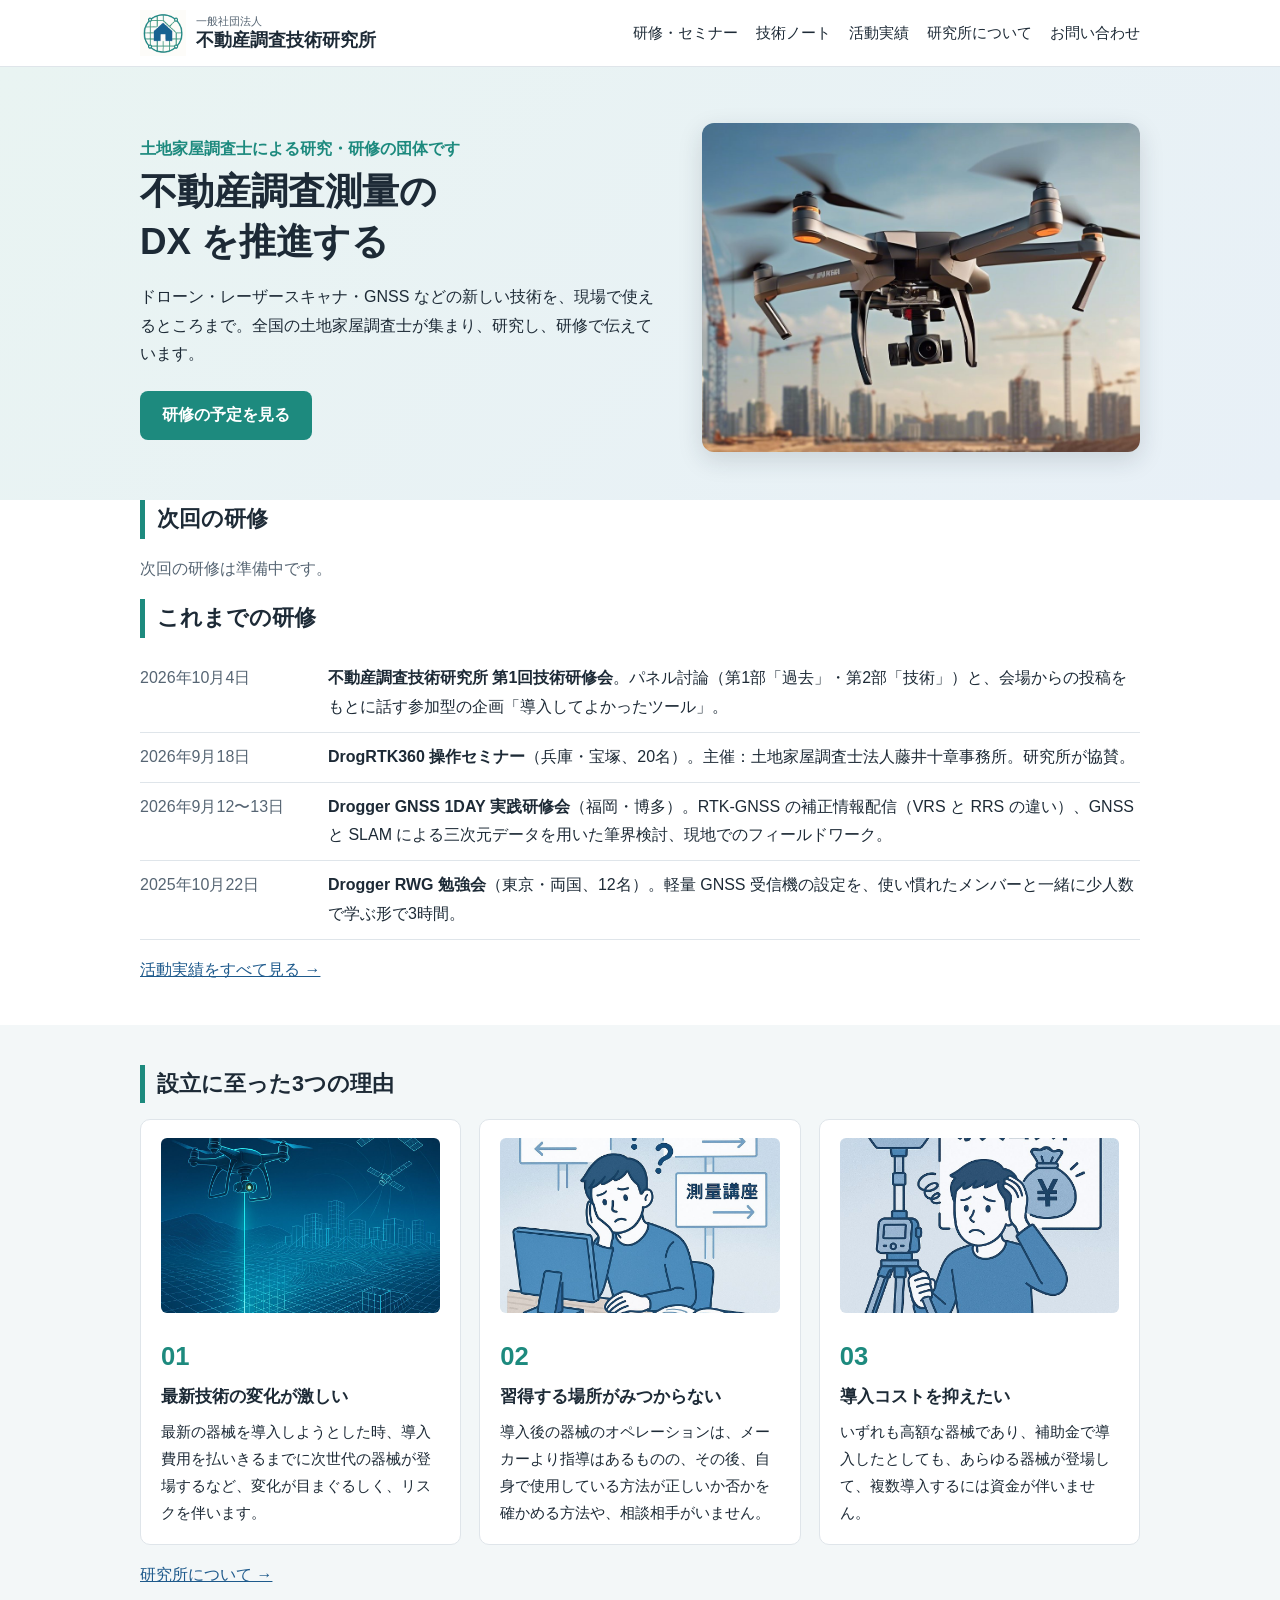
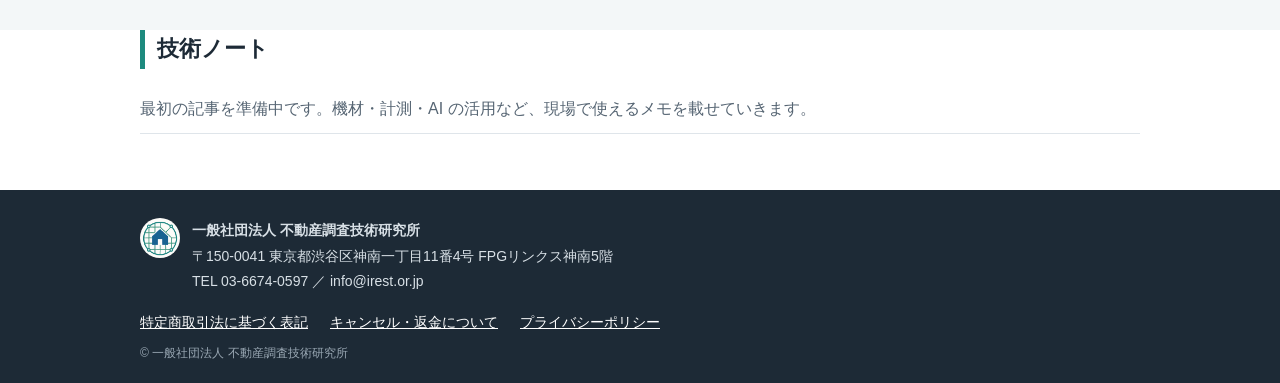
<file: index.html>
<!doctype html>
<html lang="ja"><head><meta charset="utf-8">
<meta name="viewport" content="width=device-width,initial-scale=1">
<title>トップ | 一般社団法人 不動産調査技術研究所</title>
<meta name="description" content="土地家屋調査士による研究・研修の団体です。ドローン・レーザースキャナ・GNSS などの新しい技術を、現場で使えるところまで研究し、研修で伝えています。">
<meta property="og:type" content="website">
<meta property="og:site_name" content="一般社団法人 不動産調査技術研究所">
<meta property="og:title" content="トップ">
<meta property="og:description" content="土地家屋調査士による研究・研修の団体です。ドローン・レーザースキャナ・GNSS などの新しい技術を、現場で使えるところまで研究し、研修で伝えています。">
<meta property="og:url" content="https://irest.or.jp/">
<meta property="og:image" content="https://irest.or.jp/img/hero_uav.jpg">
<meta property="og:locale" content="ja_JP">
<link rel="icon" href="img/logo.gif">
<link rel="apple-touch-icon" href="img/logo.gif">
<link rel="stylesheet" href="style.css">
</head><body>

<header class="site"><div class="wrap">
<a class="brand" href="index.html"><img src="img/logo.gif" alt=""><span><small>一般社団法人</small>不動産調査技術研究所</span></a>
<nav><a href="seminars.html">研修・セミナー</a><a href="notes.html">技術ノート</a><a href="results.html">活動実績</a><a href="about.html">研究所について</a><a href="contact.html">お問い合わせ</a></nav>
</div></header>
<main>
<section class="hero"><div class="wrap">
<div><p class="kicker">土地家屋調査士による研究・研修の団体です</p>
<h1>不動産調査測量の<br>DX を推進する</h1>
<p>ドローン・レーザースキャナ・GNSS などの新しい技術を、現場で使えるところまで。全国の土地家屋調査士が集まり、研究し、研修で伝えています。</p>
<a class="btn" href="seminars.html">研修の予定を見る</a></div>
<img class="heroimg" src="img/hero_uav.jpg" alt="">
</div></section>
<section class="wrap"><h2>次回の研修</h2><p class="empty">次回の研修は準備中です。</p></section>
<section class="wrap"><h2>これまでの研修</h2><ul class="dated"><li><time>2026年10月4日</time><span><strong>不動産調査技術研究所 第1回技術研修会</strong>。パネル討論（第1部「過去」・第2部「技術」）と、会場からの投稿をもとに話す参加型の企画「導入してよかったツール」。</span></li><li><time>2026年9月18日</time><span><strong>DrogRTK360 操作セミナー</strong>（兵庫・宝塚、20名）。主催：土地家屋調査士法人藤井十章事務所。研究所が協賛。</span></li><li><time>2026年9月12〜13日</time><span><strong>Drogger GNSS 1DAY 実践研修会</strong>（福岡・博多）。RTK-GNSS の補正情報配信（VRS と RRS の違い）、GNSS と SLAM による三次元データを用いた筆界検討、現地でのフィールドワーク。</span></li><li><time>2025年10月22日</time><span><strong>Drogger RWG 勉強会</strong>（東京・両国、12名）。軽量 GNSS 受信機の設定を、使い慣れたメンバーと一緒に少人数で学ぶ形で3時間。</span></li></ul>
<p><a href="results.html">活動実績をすべて見る →</a></p></section>
<section class="band"><div class="wrap"><h2>設立に至った3つの理由</h2><div class="reasons">
<div><img src="img/reason1_change.jpg" alt=""><b>01</b><h3>最新技術の変化が激しい</h3><p>最新の器械を導入しようとした時、導入費用を払いきるまでに次世代の器械が登場するなど、変化が目まぐるしく、リスクを伴います。</p></div><div><img src="img/reason2_learn.jpg" alt=""><b>02</b><h3>習得する場所がみつからない</h3><p>導入後の器械のオペレーションは、メーカーより指導はあるものの、その後、自身で使用している方法が正しいか否かを確かめる方法や、相談相手がいません。</p></div><div><img src="img/reason3_cost.jpg" alt=""><b>03</b><h3>導入コストを抑えたい</h3><p>いずれも高額な器械であり、補助金で導入したとしても、あらゆる器械が登場して、複数導入するには資金が伴いません。</p></div>
</div><p><a href="about.html">研究所について →</a></p></div></section>
<section class="wrap"><h2>技術ノート</h2><ul class="dated"><li class="empty">最初の記事を準備中です。機材・計測・AI の活用など、現場で使えるメモを載せていきます。</li></ul></section>
</main>
<footer class="site"><div class="wrap">
<div class="fbrand"><img src="img/logo.gif" alt=""><div><strong>一般社団法人 不動産調査技術研究所</strong><br>
〒150-0041 東京都渋谷区神南一丁目11番4号 FPGリンクス神南5階<br>TEL 03-6674-0597 ／ info@irest.or.jp</div></div>
<nav><a href="tokushoho.html">特定商取引法に基づく表記</a><a href="tokushoho.html#cancel">キャンセル・返金について</a><a href="privacy.html">プライバシーポリシー</a></nav>
<p class="copy">© 一般社団法人 不動産調査技術研究所</p>
</div></footer>
</body></html>
</file>
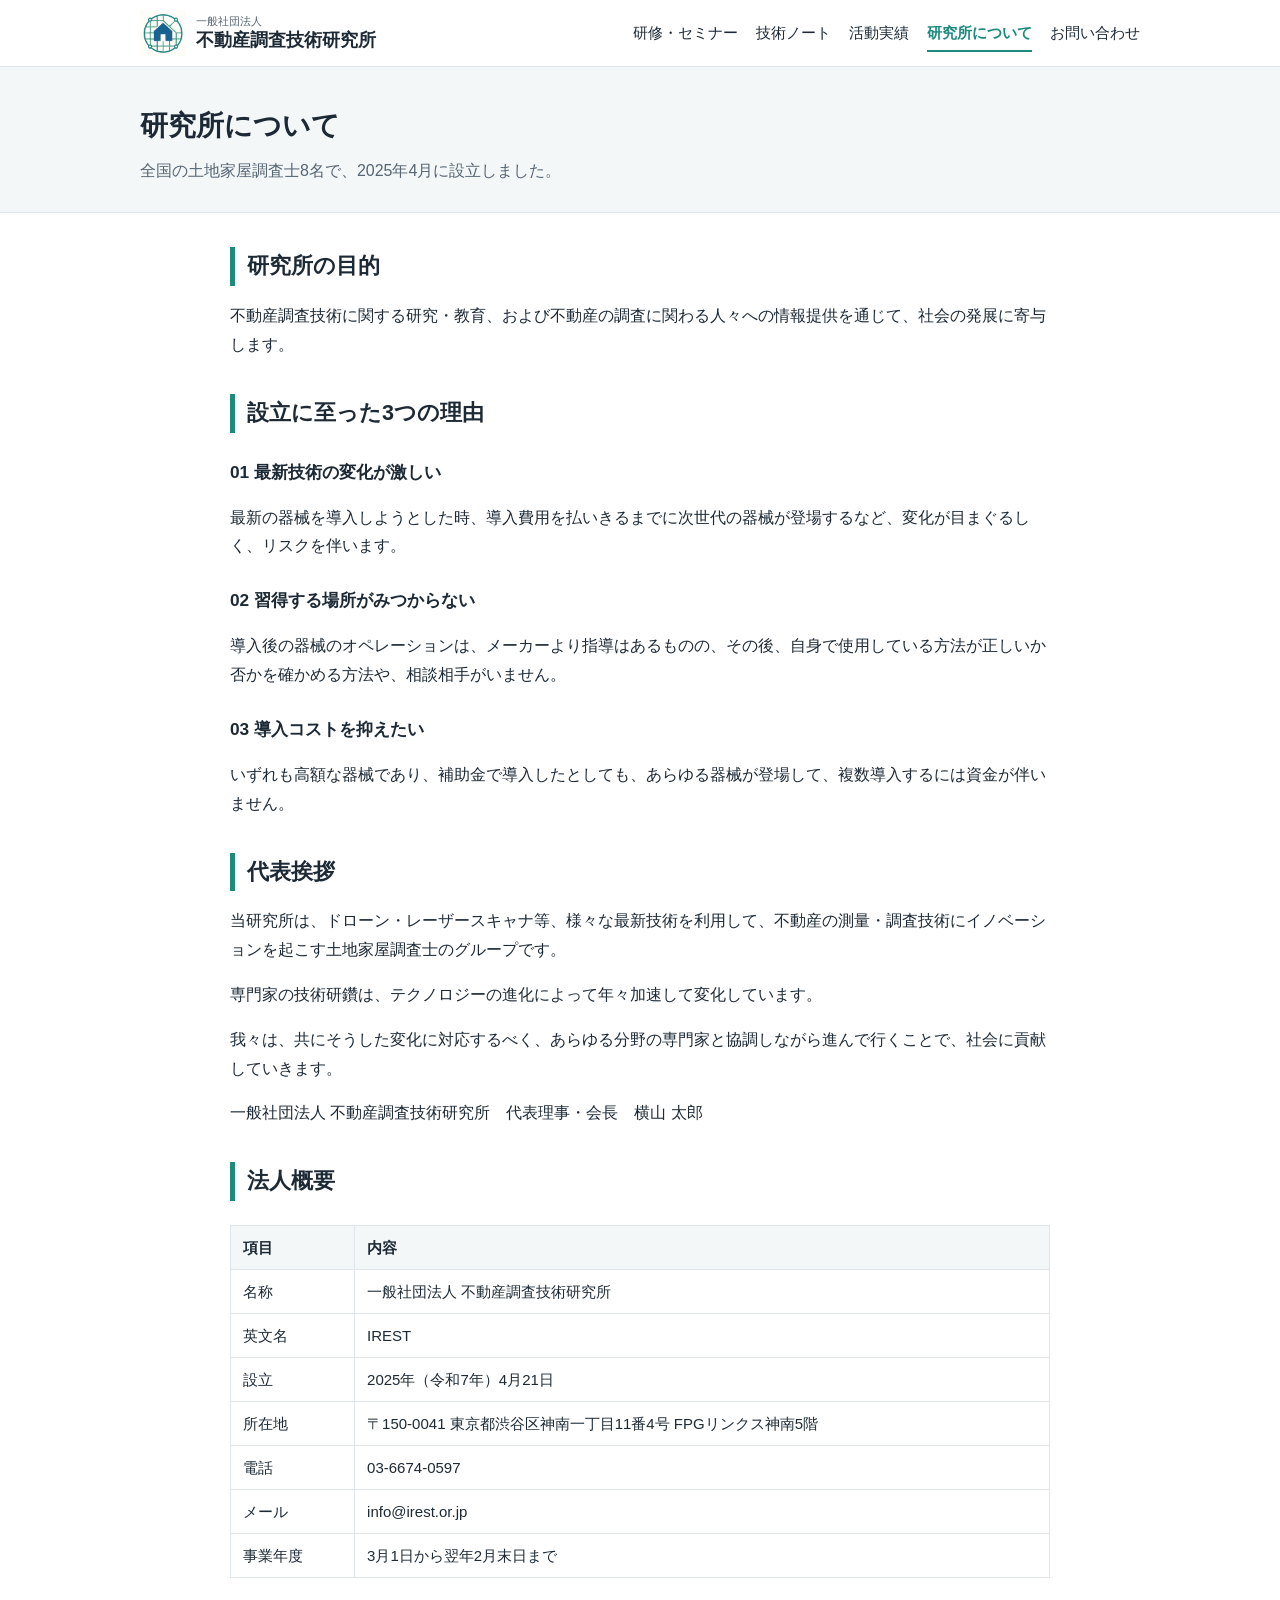
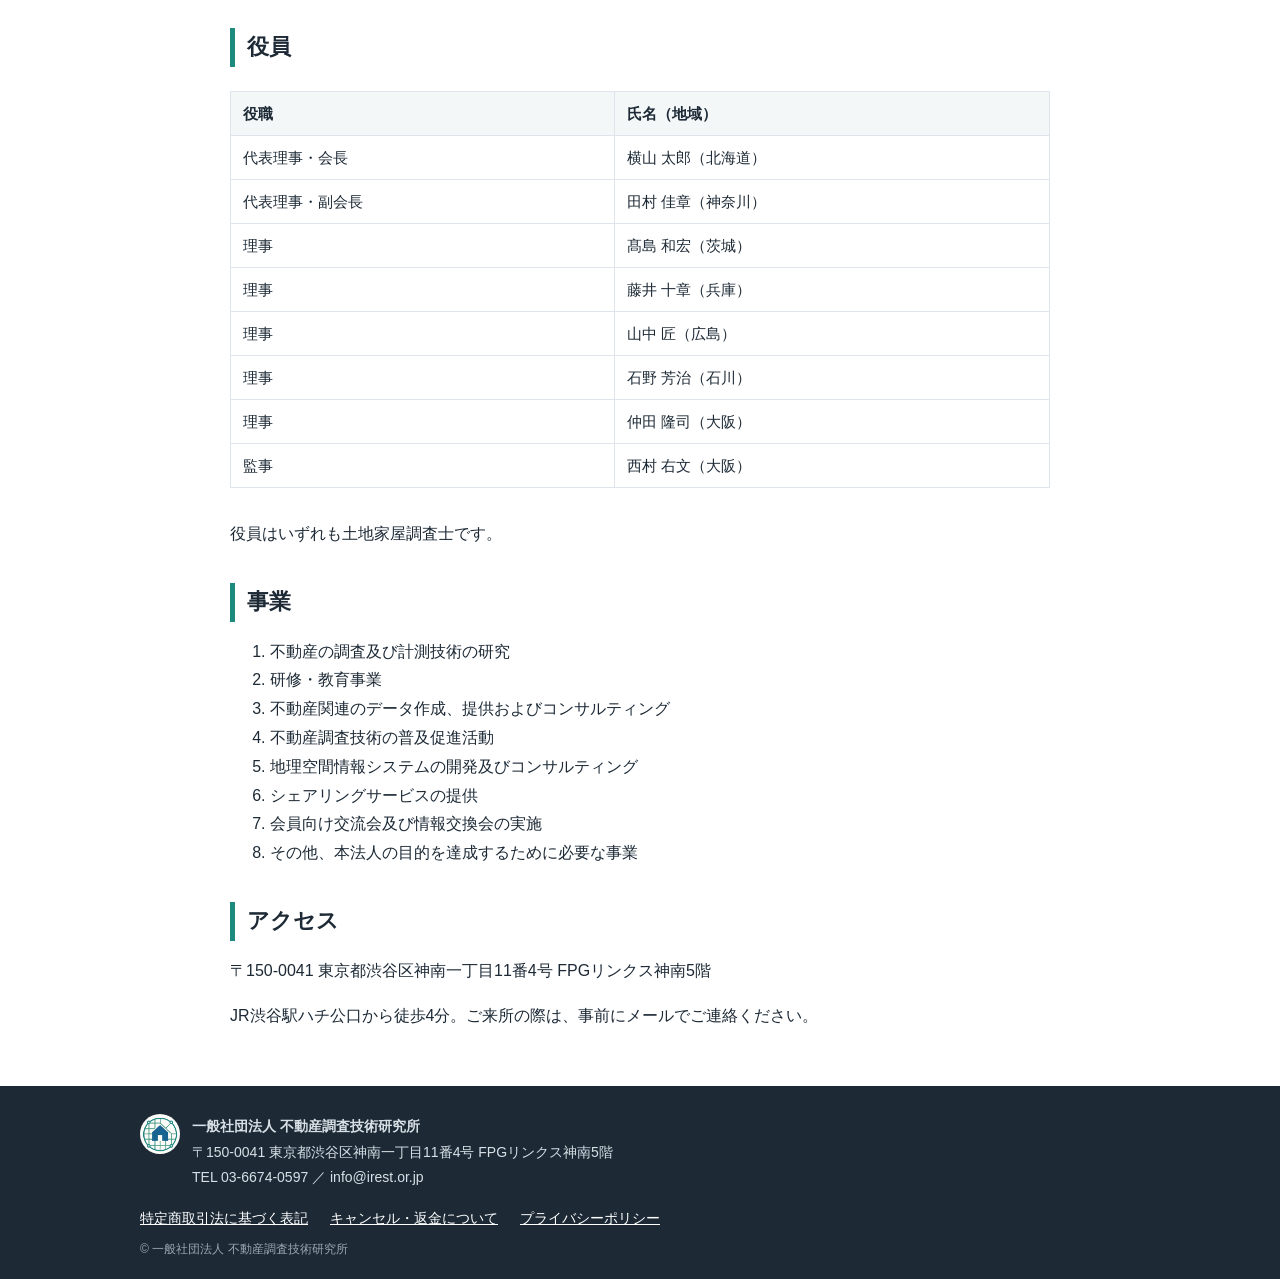
<file: about.html>
<!doctype html>
<html lang="ja"><head><meta charset="utf-8">
<meta name="viewport" content="width=device-width,initial-scale=1">
<title>研究所について | 一般社団法人 不動産調査技術研究所</title>
<meta name="description" content="全国の土地家屋調査士8名で、2025年4月に設立しました。">
<meta property="og:type" content="website">
<meta property="og:site_name" content="一般社団法人 不動産調査技術研究所">
<meta property="og:title" content="研究所について">
<meta property="og:description" content="全国の土地家屋調査士8名で、2025年4月に設立しました。">
<meta property="og:url" content="https://irest.or.jp/about.html">
<meta property="og:image" content="https://irest.or.jp/img/hero_uav.jpg">
<meta property="og:locale" content="ja_JP">
<link rel="icon" href="img/logo.gif">
<link rel="apple-touch-icon" href="img/logo.gif">
<link rel="stylesheet" href="style.css">
</head><body>

<header class="site"><div class="wrap">
<a class="brand" href="index.html"><img src="img/logo.gif" alt=""><span><small>一般社団法人</small>不動産調査技術研究所</span></a>
<nav><a href="seminars.html">研修・セミナー</a><a href="notes.html">技術ノート</a><a href="results.html">活動実績</a><a href="about.html" aria-current="page">研究所について</a><a href="contact.html">お問い合わせ</a></nav>
</div></header>
<main><div class="pagehead"><div class="wrap"><h1>研究所について</h1><p>全国の土地家屋調査士8名で、2025年4月に設立しました。</p></div></div><article class="wrap prose"><h2>研究所の目的</h2>
<p>不動産調査技術に関する研究・教育、および不動産の調査に関わる人々への情報提供を通じて、社会の発展に寄与します。</p>
<h2>設立に至った3つの理由</h2>
<h3>01 最新技術の変化が激しい</h3>
<p>最新の器械を導入しようとした時、導入費用を払いきるまでに次世代の器械が登場するなど、変化が目まぐるしく、リスクを伴います。</p>
<h3>02 習得する場所がみつからない</h3>
<p>導入後の器械のオペレーションは、メーカーより指導はあるものの、その後、自身で使用している方法が正しいか否かを確かめる方法や、相談相手がいません。</p>
<h3>03 導入コストを抑えたい</h3>
<p>いずれも高額な器械であり、補助金で導入したとしても、あらゆる器械が登場して、複数導入するには資金が伴いません。</p>
<h2>代表挨拶</h2>
<p>当研究所は、ドローン・レーザースキャナ等、様々な最新技術を利用して、不動産の測量・調査技術にイノベーションを起こす土地家屋調査士のグループです。</p>
<p>専門家の技術研鑽は、テクノロジーの進化によって年々加速して変化しています。</p>
<p>我々は、共にそうした変化に対応するべく、あらゆる分野の専門家と協調しながら進んで行くことで、社会に貢献していきます。</p>
<p>一般社団法人 不動産調査技術研究所　代表理事・会長　横山 太郎</p>
<h2>法人概要</h2>
<div class="tbl"><table><thead><tr><th>項目</th><th>内容</th></tr></thead><tbody><tr><td>名称</td><td>一般社団法人 不動産調査技術研究所</td></tr><tr><td>英文名</td><td>IREST</td></tr><tr><td>設立</td><td>2025年（令和7年）4月21日</td></tr><tr><td>所在地</td><td>〒150-0041 東京都渋谷区神南一丁目11番4号 FPGリンクス神南5階</td></tr><tr><td>電話</td><td>03-6674-0597</td></tr><tr><td>メール</td><td>info@irest.or.jp</td></tr><tr><td>事業年度</td><td>3月1日から翌年2月末日まで</td></tr></tbody></table></div>
<h2>役員</h2>
<div class="tbl"><table><thead><tr><th>役職</th><th>氏名（地域）</th></tr></thead><tbody><tr><td>代表理事・会長</td><td>横山 太郎（北海道）</td></tr><tr><td>代表理事・副会長</td><td>田村 佳章（神奈川）</td></tr><tr><td>理事</td><td>髙島 和宏（茨城）</td></tr><tr><td>理事</td><td>藤井 十章（兵庫）</td></tr><tr><td>理事</td><td>山中 匠（広島）</td></tr><tr><td>理事</td><td>石野 芳治（石川）</td></tr><tr><td>理事</td><td>仲田 隆司（大阪）</td></tr><tr><td>監事</td><td>西村 右文（大阪）</td></tr></tbody></table></div>
<p>役員はいずれも土地家屋調査士です。</p>
<h2>事業</h2>
<ol><li>不動産の調査及び計測技術の研究</li><li>研修・教育事業</li><li>不動産関連のデータ作成、提供およびコンサルティング</li><li>不動産調査技術の普及促進活動</li><li>地理空間情報システムの開発及びコンサルティング</li><li>シェアリングサービスの提供</li><li>会員向け交流会及び情報交換会の実施</li><li>その他、本法人の目的を達成するために必要な事業</li></ol>
<h2>アクセス</h2>
<p>〒150-0041 東京都渋谷区神南一丁目11番4号 FPGリンクス神南5階</p>
<p>JR渋谷駅ハチ公口から徒歩4分。ご来所の際は、事前にメールでご連絡ください。</p></article></main>
<footer class="site"><div class="wrap">
<div class="fbrand"><img src="img/logo.gif" alt=""><div><strong>一般社団法人 不動産調査技術研究所</strong><br>
〒150-0041 東京都渋谷区神南一丁目11番4号 FPGリンクス神南5階<br>TEL 03-6674-0597 ／ info@irest.or.jp</div></div>
<nav><a href="tokushoho.html">特定商取引法に基づく表記</a><a href="tokushoho.html#cancel">キャンセル・返金について</a><a href="privacy.html">プライバシーポリシー</a></nav>
<p class="copy">© 一般社団法人 不動産調査技術研究所</p>
</div></footer>
</body></html>
</file>
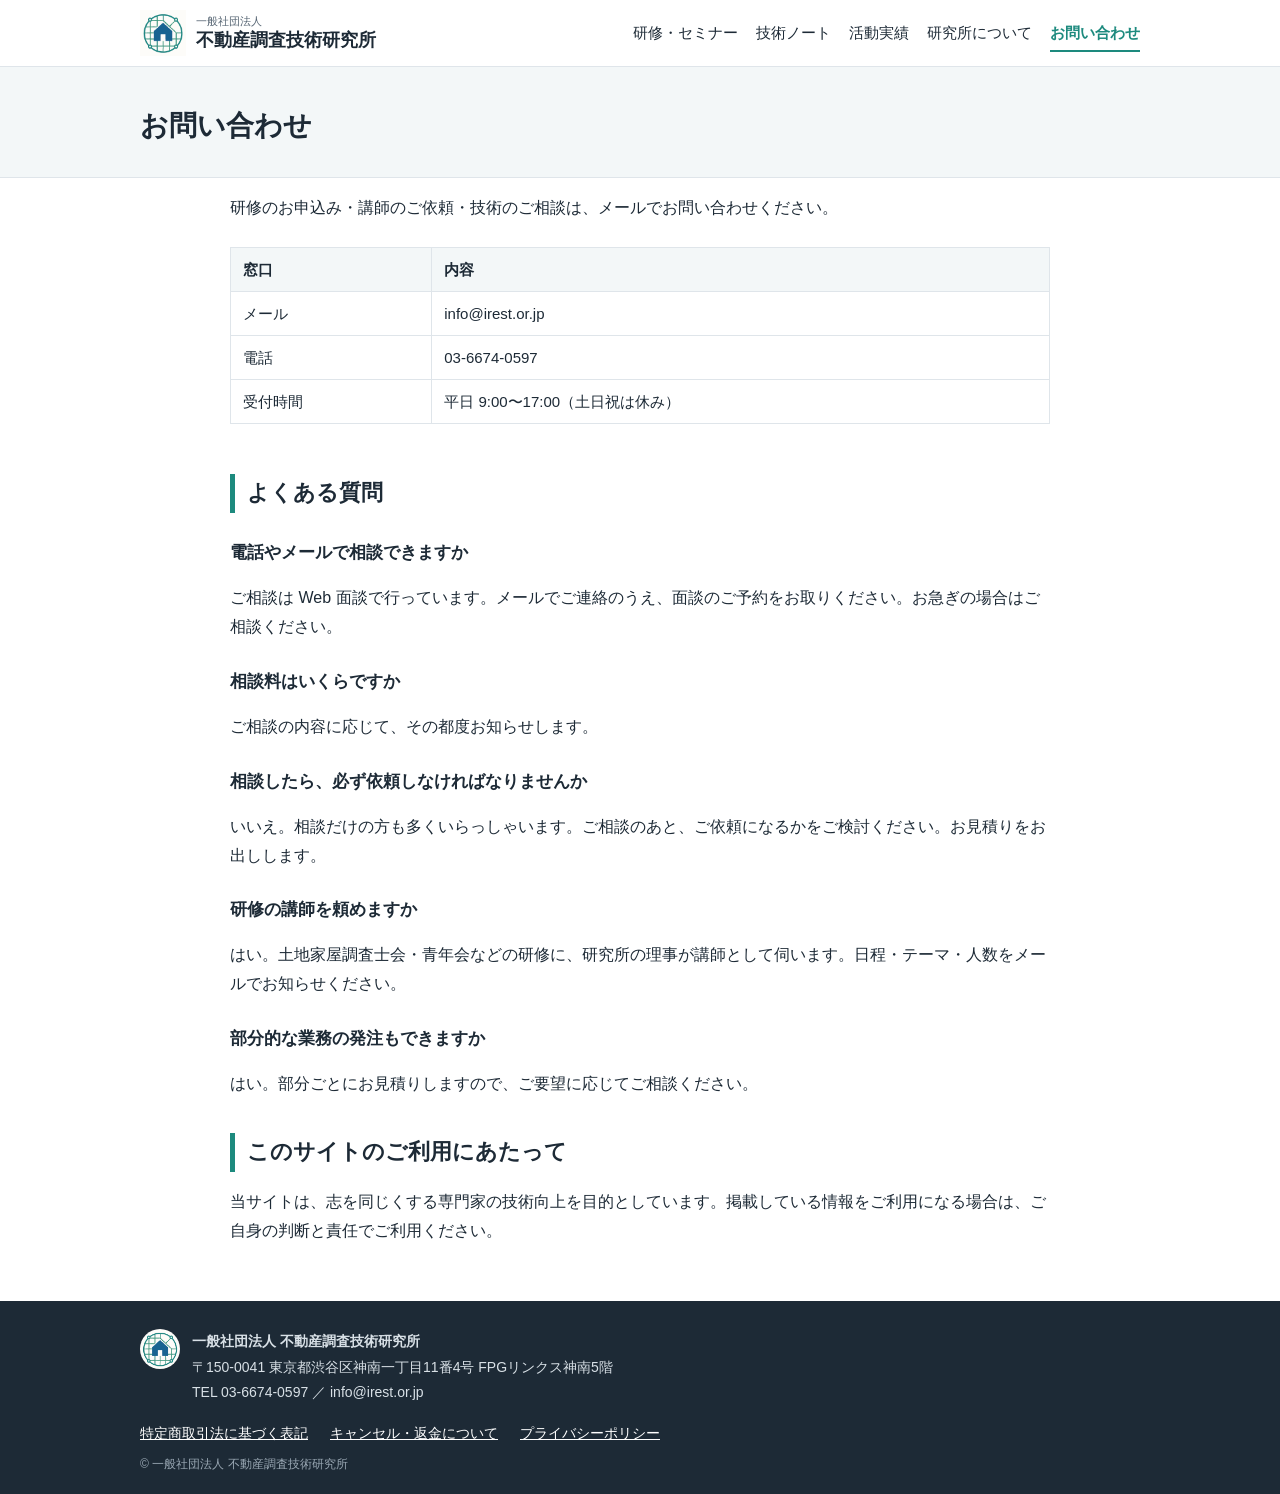
<file: contact.html>
<!doctype html>
<html lang="ja"><head><meta charset="utf-8">
<meta name="viewport" content="width=device-width,initial-scale=1">
<title>お問い合わせ | 一般社団法人 不動産調査技術研究所</title>
<meta name="description" content="土地家屋調査士による研究・研修の団体です。ドローン・レーザースキャナ・GNSS などの新しい技術を、現場で使えるところまで研究し、研修で伝えています。">
<meta property="og:type" content="website">
<meta property="og:site_name" content="一般社団法人 不動産調査技術研究所">
<meta property="og:title" content="お問い合わせ">
<meta property="og:description" content="土地家屋調査士による研究・研修の団体です。ドローン・レーザースキャナ・GNSS などの新しい技術を、現場で使えるところまで研究し、研修で伝えています。">
<meta property="og:url" content="https://irest.or.jp/contact.html">
<meta property="og:image" content="https://irest.or.jp/img/hero_uav.jpg">
<meta property="og:locale" content="ja_JP">
<link rel="icon" href="img/logo.gif">
<link rel="apple-touch-icon" href="img/logo.gif">
<link rel="stylesheet" href="style.css">
</head><body>

<header class="site"><div class="wrap">
<a class="brand" href="index.html"><img src="img/logo.gif" alt=""><span><small>一般社団法人</small>不動産調査技術研究所</span></a>
<nav><a href="seminars.html">研修・セミナー</a><a href="notes.html">技術ノート</a><a href="results.html">活動実績</a><a href="about.html">研究所について</a><a href="contact.html" aria-current="page">お問い合わせ</a></nav>
</div></header>
<main><div class="pagehead"><div class="wrap"><h1>お問い合わせ</h1></div></div><article class="wrap prose"><p>研修のお申込み・講師のご依頼・技術のご相談は、メールでお問い合わせください。</p>
<div class="tbl"><table><thead><tr><th>窓口</th><th>内容</th></tr></thead><tbody><tr><td>メール</td><td>info@irest.or.jp</td></tr><tr><td>電話</td><td>03-6674-0597</td></tr><tr><td>受付時間</td><td>平日 9:00〜17:00（土日祝は休み）</td></tr></tbody></table></div>
<h2>よくある質問</h2>
<h3>電話やメールで相談できますか</h3>
<p>ご相談は Web 面談で行っています。メールでご連絡のうえ、面談のご予約をお取りください。お急ぎの場合はご相談ください。</p>
<h3>相談料はいくらですか</h3>
<p>ご相談の内容に応じて、その都度お知らせします。</p>
<h3>相談したら、必ず依頼しなければなりませんか</h3>
<p>いいえ。相談だけの方も多くいらっしゃいます。ご相談のあと、ご依頼になるかをご検討ください。お見積りをお出しします。</p>
<h3>研修の講師を頼めますか</h3>
<p>はい。土地家屋調査士会・青年会などの研修に、研究所の理事が講師として伺います。日程・テーマ・人数をメールでお知らせください。</p>
<h3>部分的な業務の発注もできますか</h3>
<p>はい。部分ごとにお見積りしますので、ご要望に応じてご相談ください。</p>
<h2>このサイトのご利用にあたって</h2>
<p>当サイトは、志を同じくする専門家の技術向上を目的としています。掲載している情報をご利用になる場合は、ご自身の判断と責任でご利用ください。</p></article></main>
<footer class="site"><div class="wrap">
<div class="fbrand"><img src="img/logo.gif" alt=""><div><strong>一般社団法人 不動産調査技術研究所</strong><br>
〒150-0041 東京都渋谷区神南一丁目11番4号 FPGリンクス神南5階<br>TEL 03-6674-0597 ／ info@irest.or.jp</div></div>
<nav><a href="tokushoho.html">特定商取引法に基づく表記</a><a href="tokushoho.html#cancel">キャンセル・返金について</a><a href="privacy.html">プライバシーポリシー</a></nav>
<p class="copy">© 一般社団法人 不動産調査技術研究所</p>
</div></footer>
</body></html>
</file>
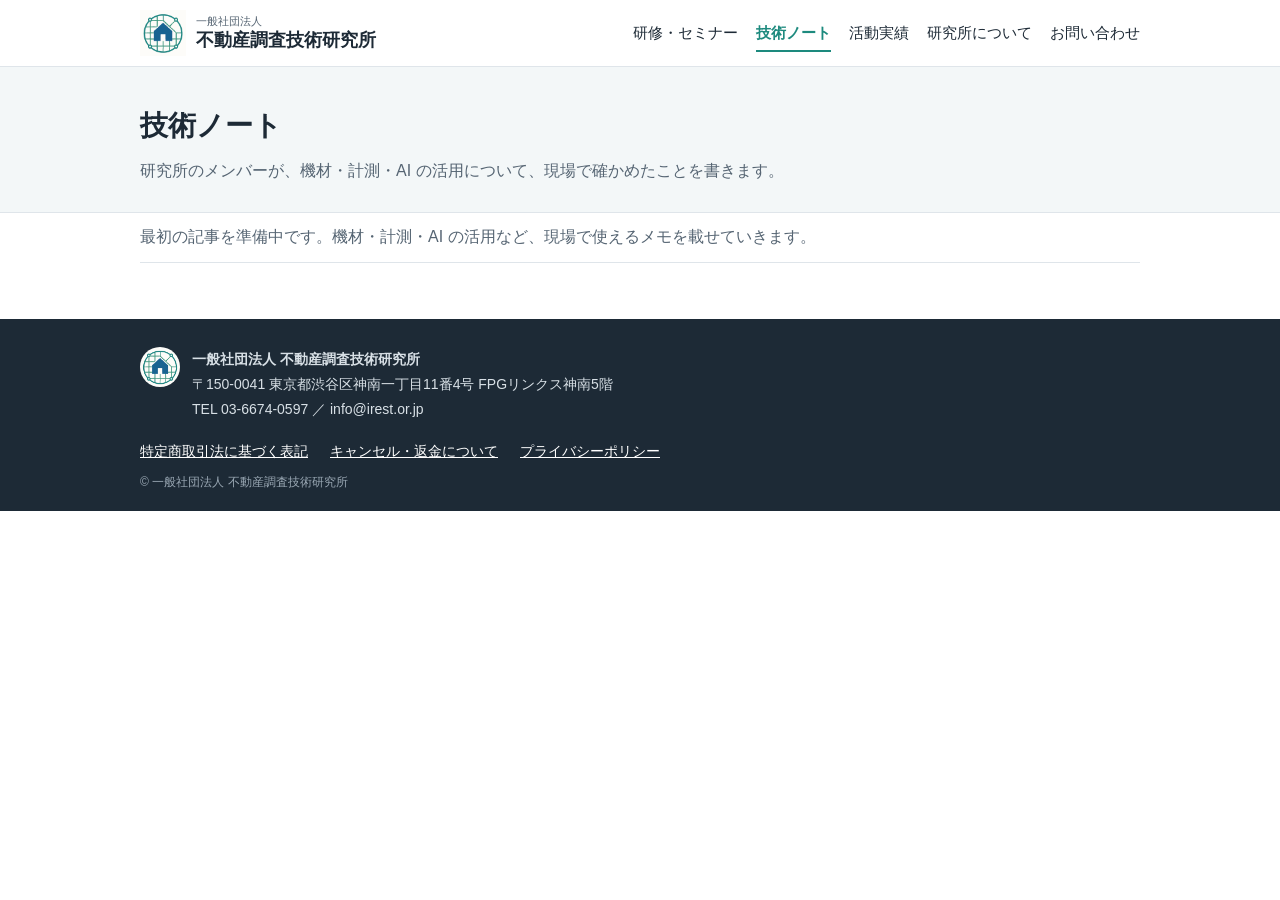
<file: notes.html>
<!doctype html>
<html lang="ja"><head><meta charset="utf-8">
<meta name="viewport" content="width=device-width,initial-scale=1">
<title>技術ノート | 一般社団法人 不動産調査技術研究所</title>
<meta name="description" content="研究所のメンバーが、機材・計測・AI の活用について、現場で確かめたことを書きます。">
<meta property="og:type" content="website">
<meta property="og:site_name" content="一般社団法人 不動産調査技術研究所">
<meta property="og:title" content="技術ノート">
<meta property="og:description" content="研究所のメンバーが、機材・計測・AI の活用について、現場で確かめたことを書きます。">
<meta property="og:url" content="https://irest.or.jp/notes.html">
<meta property="og:image" content="https://irest.or.jp/img/hero_uav.jpg">
<meta property="og:locale" content="ja_JP">
<link rel="icon" href="img/logo.gif">
<link rel="apple-touch-icon" href="img/logo.gif">
<link rel="stylesheet" href="style.css">
</head><body>

<header class="site"><div class="wrap">
<a class="brand" href="index.html"><img src="img/logo.gif" alt=""><span><small>一般社団法人</small>不動産調査技術研究所</span></a>
<nav><a href="seminars.html">研修・セミナー</a><a href="notes.html" aria-current="page">技術ノート</a><a href="results.html">活動実績</a><a href="about.html">研究所について</a><a href="contact.html">お問い合わせ</a></nav>
</div></header>
<main><div class="pagehead"><div class="wrap"><h1>技術ノート</h1><p>研究所のメンバーが、機材・計測・AI の活用について、現場で確かめたことを書きます。</p></div></div><section class="wrap"><ul class="dated"><li class="empty">最初の記事を準備中です。機材・計測・AI の活用など、現場で使えるメモを載せていきます。</li></ul></section></main>
<footer class="site"><div class="wrap">
<div class="fbrand"><img src="img/logo.gif" alt=""><div><strong>一般社団法人 不動産調査技術研究所</strong><br>
〒150-0041 東京都渋谷区神南一丁目11番4号 FPGリンクス神南5階<br>TEL 03-6674-0597 ／ info@irest.or.jp</div></div>
<nav><a href="tokushoho.html">特定商取引法に基づく表記</a><a href="tokushoho.html#cancel">キャンセル・返金について</a><a href="privacy.html">プライバシーポリシー</a></nav>
<p class="copy">© 一般社団法人 不動産調査技術研究所</p>
</div></footer>
</body></html>
</file>
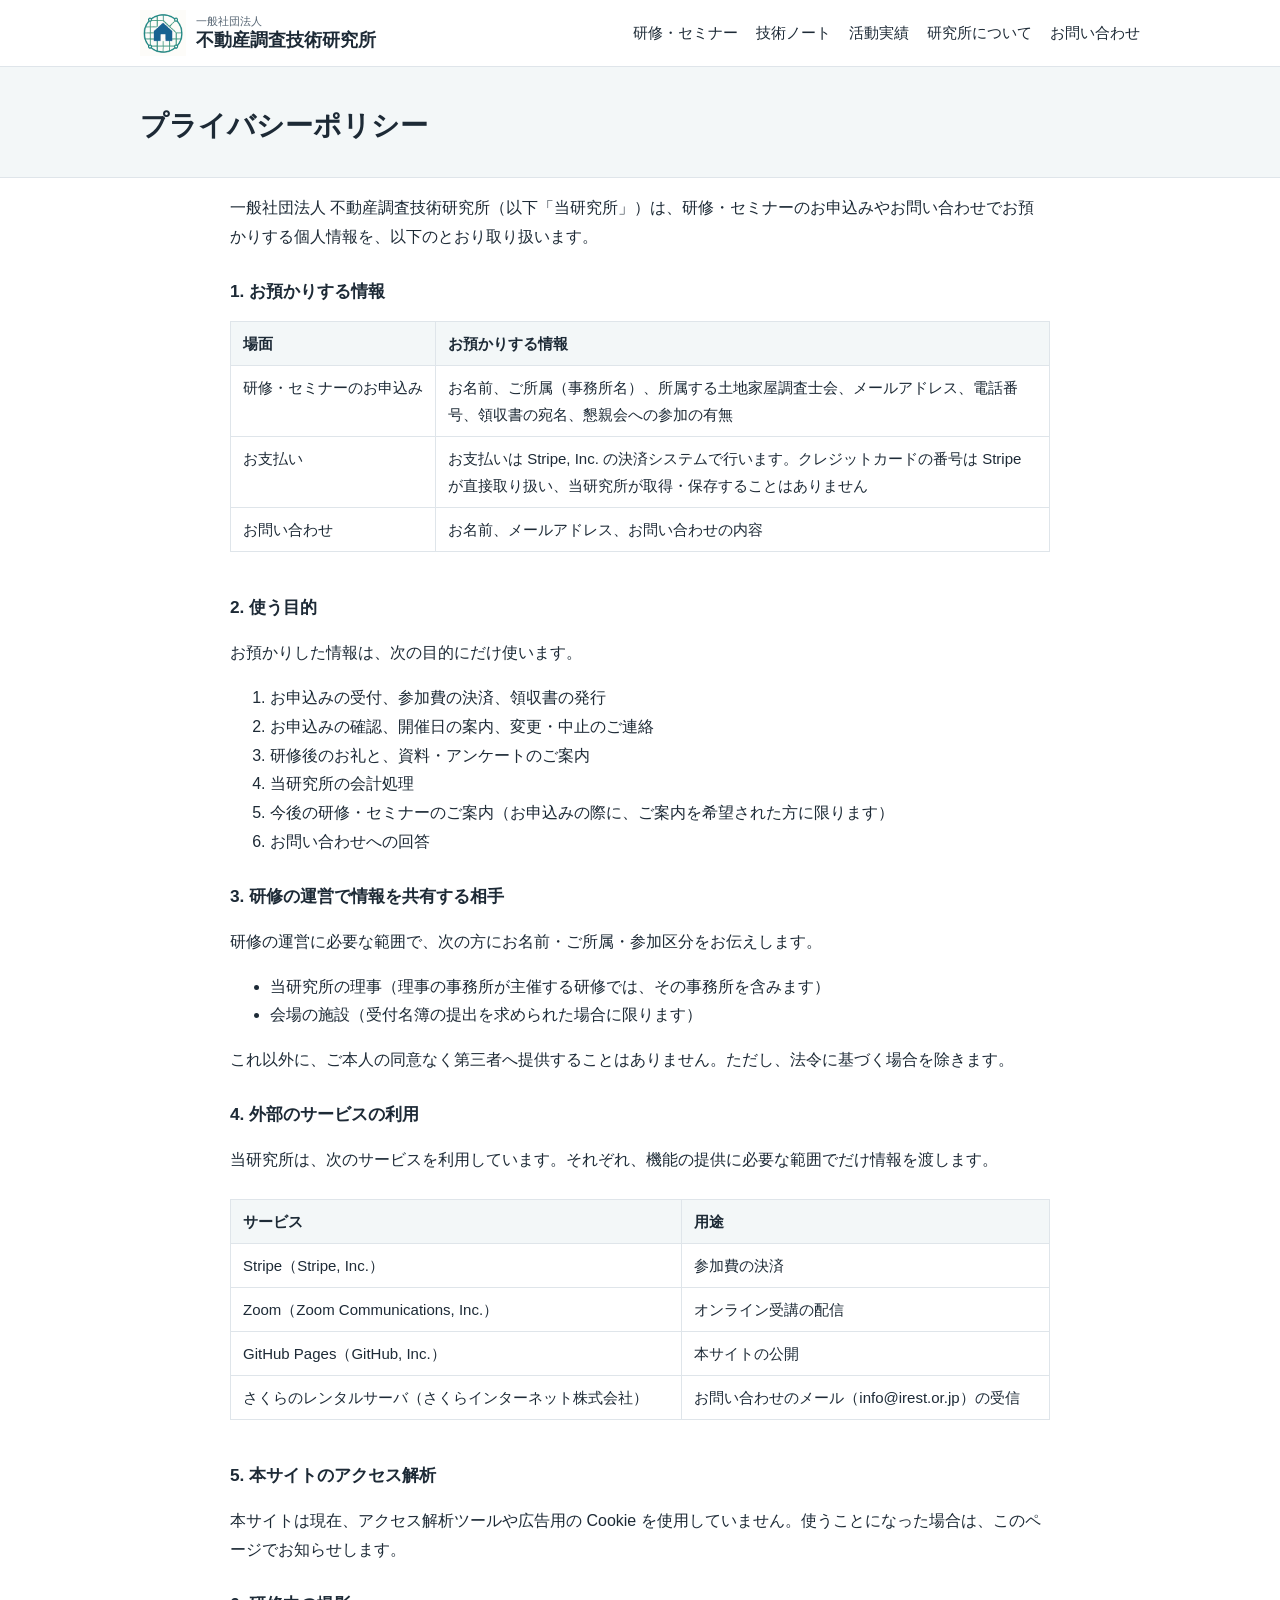
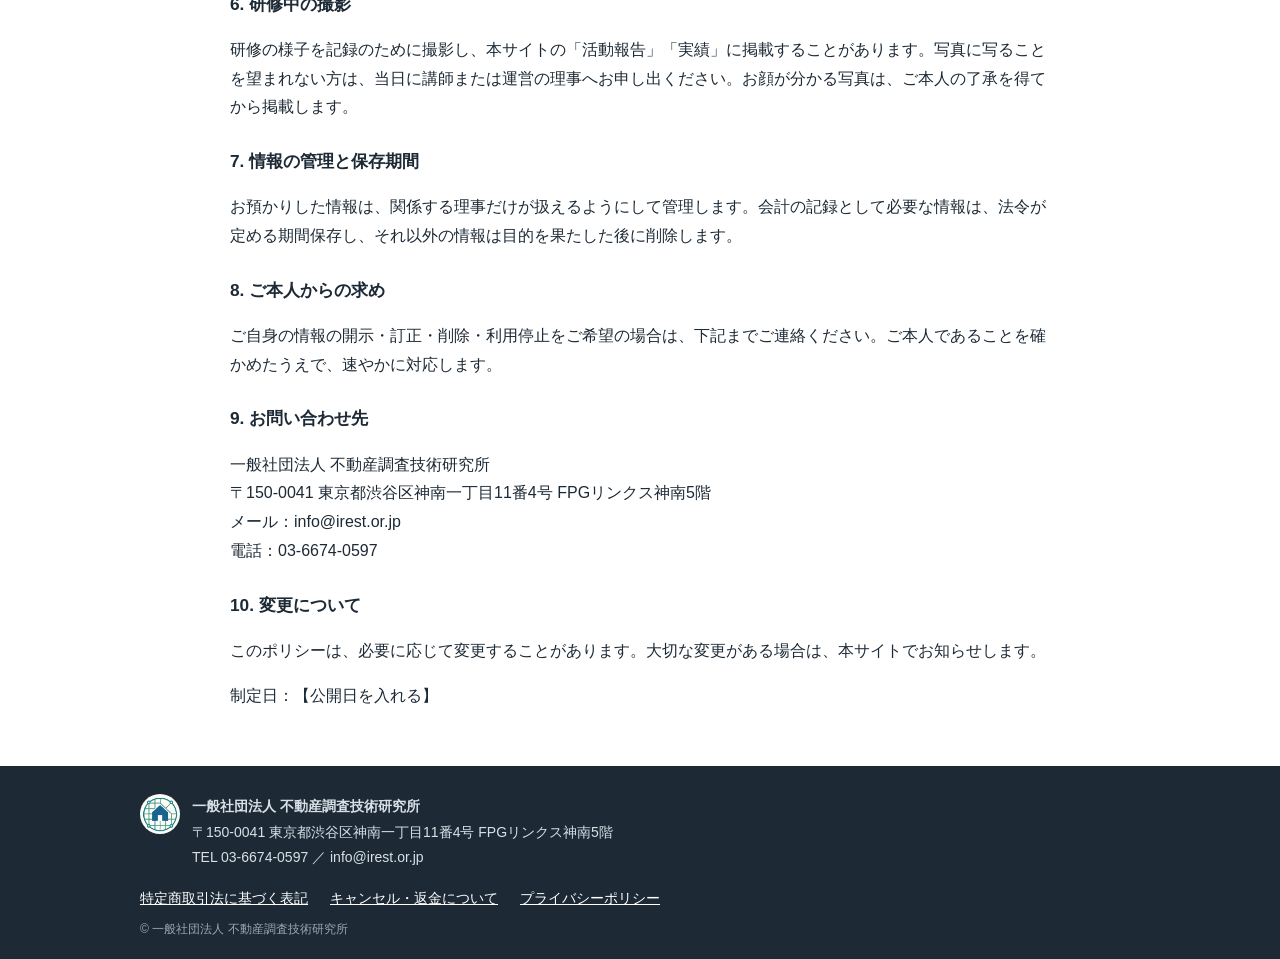
<file: privacy.html>
<!doctype html>
<html lang="ja"><head><meta charset="utf-8">
<meta name="viewport" content="width=device-width,initial-scale=1">
<title>プライバシーポリシー | 一般社団法人 不動産調査技術研究所</title>
<meta name="description" content="土地家屋調査士による研究・研修の団体です。ドローン・レーザースキャナ・GNSS などの新しい技術を、現場で使えるところまで研究し、研修で伝えています。">
<meta property="og:type" content="website">
<meta property="og:site_name" content="一般社団法人 不動産調査技術研究所">
<meta property="og:title" content="プライバシーポリシー">
<meta property="og:description" content="土地家屋調査士による研究・研修の団体です。ドローン・レーザースキャナ・GNSS などの新しい技術を、現場で使えるところまで研究し、研修で伝えています。">
<meta property="og:url" content="https://irest.or.jp/privacy.html">
<meta property="og:image" content="https://irest.or.jp/img/hero_uav.jpg">
<meta property="og:locale" content="ja_JP">
<link rel="icon" href="img/logo.gif">
<link rel="apple-touch-icon" href="img/logo.gif">
<link rel="stylesheet" href="style.css">
</head><body>

<header class="site"><div class="wrap">
<a class="brand" href="index.html"><img src="img/logo.gif" alt=""><span><small>一般社団法人</small>不動産調査技術研究所</span></a>
<nav><a href="seminars.html">研修・セミナー</a><a href="notes.html">技術ノート</a><a href="results.html">活動実績</a><a href="about.html">研究所について</a><a href="contact.html">お問い合わせ</a></nav>
</div></header>
<main><div class="pagehead"><div class="wrap"><h1>プライバシーポリシー</h1></div></div><article class="wrap prose"><p>一般社団法人 不動産調査技術研究所（以下「当研究所」）は、研修・セミナーのお申込みやお問い合わせでお預かりする個人情報を、以下のとおり取り扱います。</p>
<h3>1. お預かりする情報</h3>
<div class="tbl"><table><thead><tr><th>場面</th><th>お預かりする情報</th></tr></thead><tbody><tr><td>研修・セミナーのお申込み</td><td>お名前、ご所属（事務所名）、所属する土地家屋調査士会、メールアドレス、電話番号、領収書の宛名、懇親会への参加の有無</td></tr><tr><td>お支払い</td><td>お支払いは Stripe, Inc. の決済システムで行います。クレジットカードの番号は Stripe が直接取り扱い、当研究所が取得・保存することはありません</td></tr><tr><td>お問い合わせ</td><td>お名前、メールアドレス、お問い合わせの内容</td></tr></tbody></table></div>
<h3>2. 使う目的</h3>
<p>お預かりした情報は、次の目的にだけ使います。</p>
<ol><li>お申込みの受付、参加費の決済、領収書の発行</li><li>お申込みの確認、開催日の案内、変更・中止のご連絡</li><li>研修後のお礼と、資料・アンケートのご案内</li><li>当研究所の会計処理</li><li>今後の研修・セミナーのご案内（お申込みの際に、ご案内を希望された方に限ります）</li><li>お問い合わせへの回答</li></ol>
<h3>3. 研修の運営で情報を共有する相手</h3>
<p>研修の運営に必要な範囲で、次の方にお名前・ご所属・参加区分をお伝えします。</p>
<ul><li>当研究所の理事（理事の事務所が主催する研修では、その事務所を含みます）</li><li>会場の施設（受付名簿の提出を求められた場合に限ります）</li></ul>
<p>これ以外に、ご本人の同意なく第三者へ提供することはありません。ただし、法令に基づく場合を除きます。</p>
<h3>4. 外部のサービスの利用</h3>
<p>当研究所は、次のサービスを利用しています。それぞれ、機能の提供に必要な範囲でだけ情報を渡します。</p>
<div class="tbl"><table><thead><tr><th>サービス</th><th>用途</th></tr></thead><tbody><tr><td>Stripe（Stripe, Inc.）</td><td>参加費の決済</td></tr><tr><td>Zoom（Zoom Communications, Inc.）</td><td>オンライン受講の配信</td></tr><tr><td>GitHub Pages（GitHub, Inc.）</td><td>本サイトの公開</td></tr><tr><td>さくらのレンタルサーバ（さくらインターネット株式会社）</td><td>お問い合わせのメール（info@irest.or.jp）の受信</td></tr></tbody></table></div>
<h3>5. 本サイトのアクセス解析</h3>
<p>本サイトは現在、アクセス解析ツールや広告用の Cookie を使用していません。使うことになった場合は、このページでお知らせします。</p>
<h3>6. 研修中の撮影</h3>
<p>研修の様子を記録のために撮影し、本サイトの「活動報告」「実績」に掲載することがあります。写真に写ることを望まれない方は、当日に講師または運営の理事へお申し出ください。お顔が分かる写真は、ご本人の了承を得てから掲載します。</p>
<h3>7. 情報の管理と保存期間</h3>
<p>お預かりした情報は、関係する理事だけが扱えるようにして管理します。会計の記録として必要な情報は、法令が定める期間保存し、それ以外の情報は目的を果たした後に削除します。</p>
<h3>8. ご本人からの求め</h3>
<p>ご自身の情報の開示・訂正・削除・利用停止をご希望の場合は、下記までご連絡ください。ご本人であることを確かめたうえで、速やかに対応します。</p>
<h3>9. お問い合わせ先</h3>
<p>一般社団法人 不動産調査技術研究所<br>〒150-0041 東京都渋谷区神南一丁目11番4号 FPGリンクス神南5階<br>メール：info@irest.or.jp<br>電話：03-6674-0597</p>
<h3>10. 変更について</h3>
<p>このポリシーは、必要に応じて変更することがあります。大切な変更がある場合は、本サイトでお知らせします。</p>
<p>制定日：【公開日を入れる】</p></article></main>
<footer class="site"><div class="wrap">
<div class="fbrand"><img src="img/logo.gif" alt=""><div><strong>一般社団法人 不動産調査技術研究所</strong><br>
〒150-0041 東京都渋谷区神南一丁目11番4号 FPGリンクス神南5階<br>TEL 03-6674-0597 ／ info@irest.or.jp</div></div>
<nav><a href="tokushoho.html">特定商取引法に基づく表記</a><a href="tokushoho.html#cancel">キャンセル・返金について</a><a href="privacy.html">プライバシーポリシー</a></nav>
<p class="copy">© 一般社団法人 不動産調査技術研究所</p>
</div></footer>
</body></html>
</file>
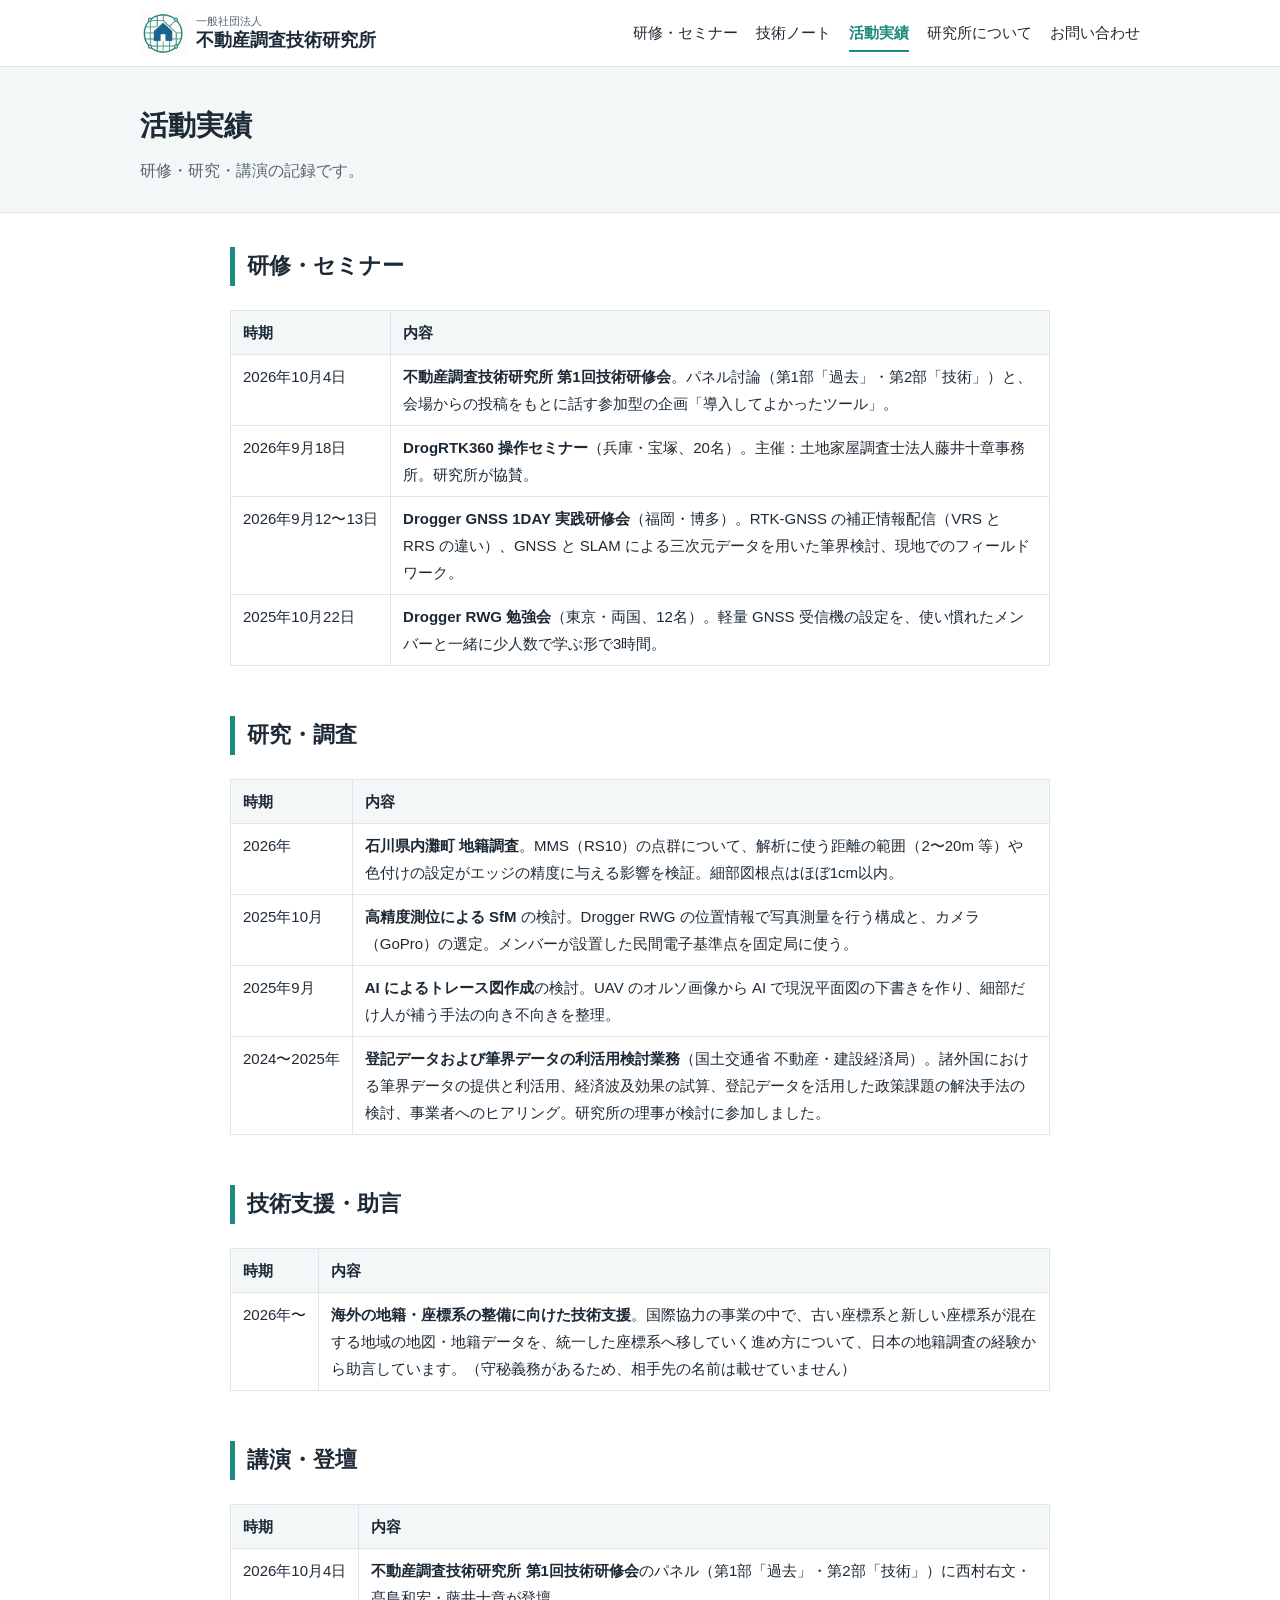
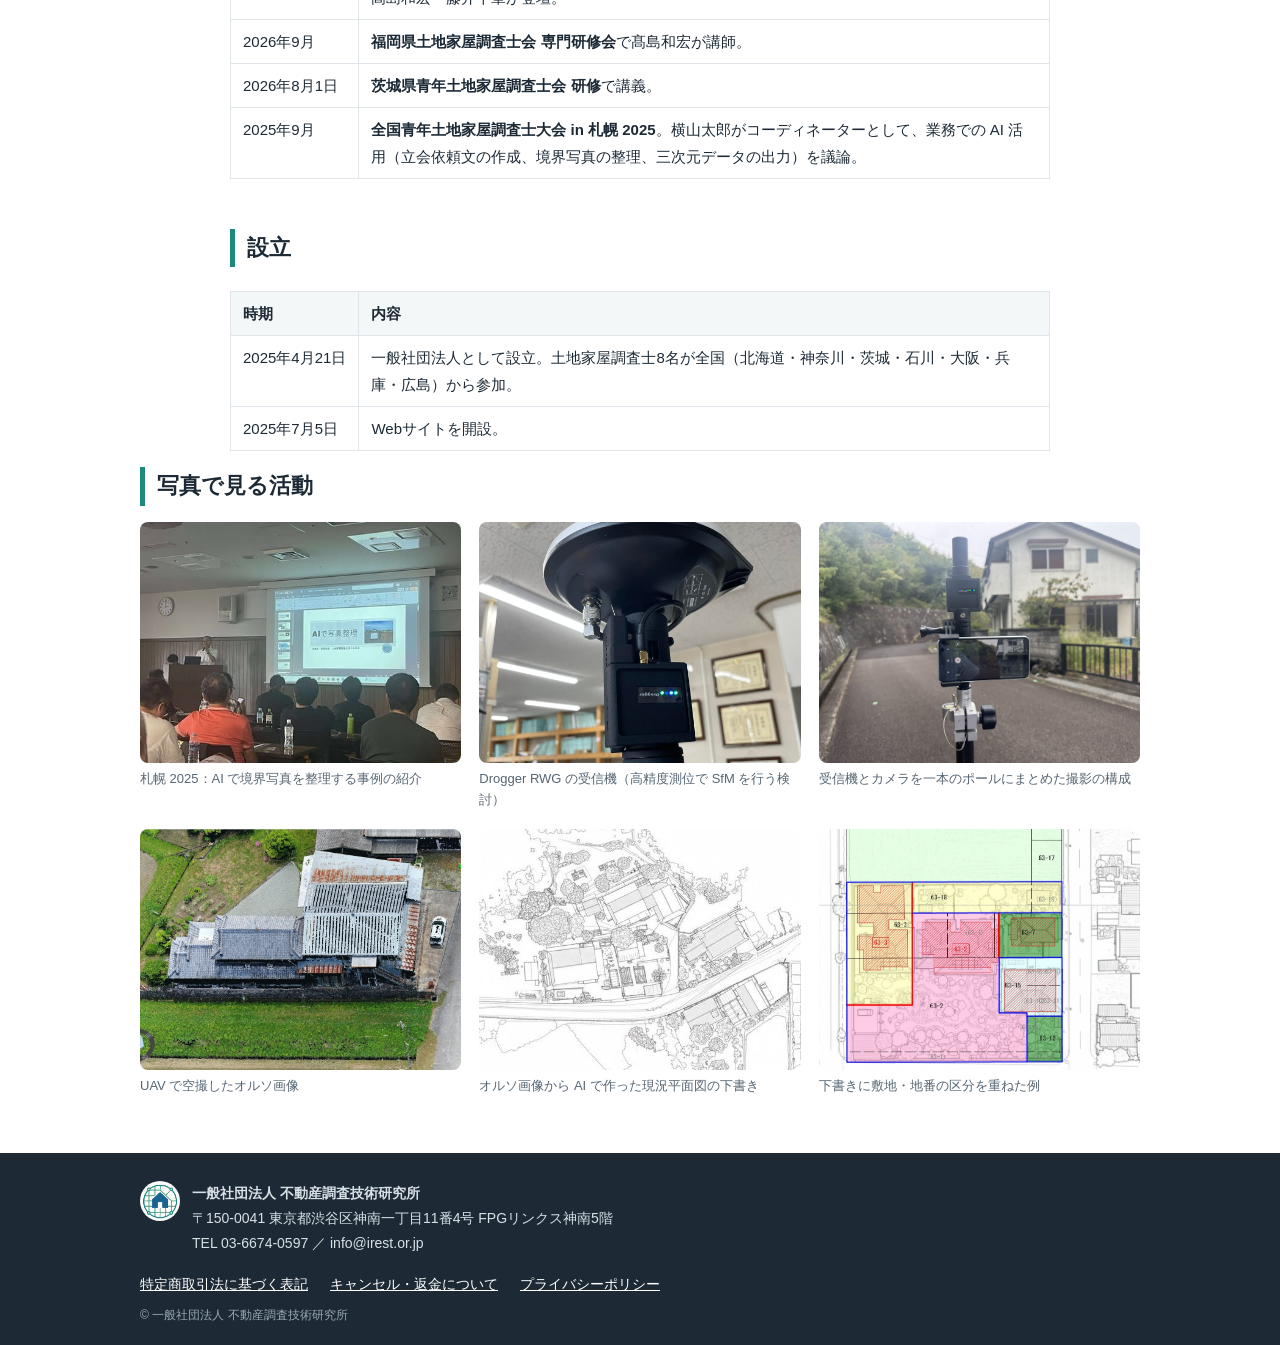
<file: results.html>
<!doctype html>
<html lang="ja"><head><meta charset="utf-8">
<meta name="viewport" content="width=device-width,initial-scale=1">
<title>活動実績 | 一般社団法人 不動産調査技術研究所</title>
<meta name="description" content="研修・研究・講演の記録です。">
<meta property="og:type" content="website">
<meta property="og:site_name" content="一般社団法人 不動産調査技術研究所">
<meta property="og:title" content="活動実績">
<meta property="og:description" content="研修・研究・講演の記録です。">
<meta property="og:url" content="https://irest.or.jp/results.html">
<meta property="og:image" content="https://irest.or.jp/img/hero_uav.jpg">
<meta property="og:locale" content="ja_JP">
<link rel="icon" href="img/logo.gif">
<link rel="apple-touch-icon" href="img/logo.gif">
<link rel="stylesheet" href="style.css">
</head><body>

<header class="site"><div class="wrap">
<a class="brand" href="index.html"><img src="img/logo.gif" alt=""><span><small>一般社団法人</small>不動産調査技術研究所</span></a>
<nav><a href="seminars.html">研修・セミナー</a><a href="notes.html">技術ノート</a><a href="results.html" aria-current="page">活動実績</a><a href="about.html">研究所について</a><a href="contact.html">お問い合わせ</a></nav>
</div></header>
<main><div class="pagehead"><div class="wrap"><h1>活動実績</h1><p>研修・研究・講演の記録です。</p></div></div><article class="wrap prose"><h2>研修・セミナー</h2>
<div class="tbl"><table><thead><tr><th>時期</th><th>内容</th></tr></thead><tbody><tr><td>2026年10月4日</td><td><strong>不動産調査技術研究所 第1回技術研修会</strong>。パネル討論（第1部「過去」・第2部「技術」）と、会場からの投稿をもとに話す参加型の企画「導入してよかったツール」。</td></tr><tr><td>2026年9月18日</td><td><strong>DrogRTK360 操作セミナー</strong>（兵庫・宝塚、20名）。主催：土地家屋調査士法人藤井十章事務所。研究所が協賛。</td></tr><tr><td>2026年9月12〜13日</td><td><strong>Drogger GNSS 1DAY 実践研修会</strong>（福岡・博多）。RTK-GNSS の補正情報配信（VRS と RRS の違い）、GNSS と SLAM による三次元データを用いた筆界検討、現地でのフィールドワーク。</td></tr><tr><td>2025年10月22日</td><td><strong>Drogger RWG 勉強会</strong>（東京・両国、12名）。軽量 GNSS 受信機の設定を、使い慣れたメンバーと一緒に少人数で学ぶ形で3時間。</td></tr></tbody></table></div>
<h2>研究・調査</h2>
<div class="tbl"><table><thead><tr><th>時期</th><th>内容</th></tr></thead><tbody><tr><td>2026年</td><td><strong>石川県内灘町 地籍調査</strong>。MMS（RS10）の点群について、解析に使う距離の範囲（2〜20m 等）や色付けの設定がエッジの精度に与える影響を検証。細部図根点はほぼ1cm以内。</td></tr><tr><td>2025年10月</td><td><strong>高精度測位による SfM</strong> の検討。Drogger RWG の位置情報で写真測量を行う構成と、カメラ（GoPro）の選定。メンバーが設置した民間電子基準点を固定局に使う。</td></tr><tr><td>2025年9月</td><td><strong>AI によるトレース図作成</strong>の検討。UAV のオルソ画像から AI で現況平面図の下書きを作り、細部だけ人が補う手法の向き不向きを整理。</td></tr><tr><td>2024〜2025年</td><td><strong>登記データおよび筆界データの利活用検討業務</strong>（国土交通省 不動産・建設経済局）。諸外国における筆界データの提供と利活用、経済波及効果の試算、登記データを活用した政策課題の解決手法の検討、事業者へのヒアリング。研究所の理事が検討に参加しました。</td></tr></tbody></table></div>
<h2>技術支援・助言</h2>
<div class="tbl"><table><thead><tr><th>時期</th><th>内容</th></tr></thead><tbody><tr><td>2026年〜</td><td><strong>海外の地籍・座標系の整備に向けた技術支援</strong>。国際協力の事業の中で、古い座標系と新しい座標系が混在する地域の地図・地籍データを、統一した座標系へ移していく進め方について、日本の地籍調査の経験から助言しています。（守秘義務があるため、相手先の名前は載せていません）</td></tr></tbody></table></div>
<h2>講演・登壇</h2>
<div class="tbl"><table><thead><tr><th>時期</th><th>内容</th></tr></thead><tbody><tr><td>2026年10月4日</td><td><strong>不動産調査技術研究所 第1回技術研修会</strong>のパネル（第1部「過去」・第2部「技術」）に西村右文・髙島和宏・藤井十章が登壇。</td></tr><tr><td>2026年9月</td><td><strong>福岡県土地家屋調査士会 専門研修会</strong>で髙島和宏が講師。</td></tr><tr><td>2026年8月1日</td><td><strong>茨城県青年土地家屋調査士会 研修</strong>で講義。</td></tr><tr><td>2025年9月</td><td><strong>全国青年土地家屋調査士大会 in 札幌 2025</strong>。横山太郎がコーディネーターとして、業務での AI 活用（立会依頼文の作成、境界写真の整理、三次元データの出力）を議論。</td></tr></tbody></table></div>
<h2>設立</h2>
<div class="tbl"><table><thead><tr><th>時期</th><th>内容</th></tr></thead><tbody><tr><td>2025年4月21日</td><td>一般社団法人として設立。土地家屋調査士8名が全国（北海道・神奈川・茨城・石川・大阪・兵庫・広島）から参加。</td></tr><tr><td>2025年7月5日</td><td>Webサイトを開設。</td></tr></tbody></table></div></article><section class="wrap"><h2>写真で見る活動</h2><div class="gallery"><figure><img src="img/talk_sapporo_photo.jpg" alt=""><figcaption>札幌 2025：AI で境界写真を整理する事例の紹介</figcaption></figure><figure><img src="img/rwg_receiver.jpg" alt=""><figcaption>Drogger RWG の受信機（高精度測位で SfM を行う検討）</figcaption></figure><figure><img src="img/rwg_camera.jpg" alt=""><figcaption>受信機とカメラを一本のポールにまとめた撮影の構成</figcaption></figure><figure><img src="img/trace_ortho.jpg" alt=""><figcaption>UAV で空撮したオルソ画像</figcaption></figure><figure><img src="img/trace_drawing.jpg" alt=""><figcaption>オルソ画像から AI で作った現況平面図の下書き</figcaption></figure><figure><img src="img/trace_overlay.jpg" alt=""><figcaption>下書きに敷地・地番の区分を重ねた例</figcaption></figure></div></section></main>
<footer class="site"><div class="wrap">
<div class="fbrand"><img src="img/logo.gif" alt=""><div><strong>一般社団法人 不動産調査技術研究所</strong><br>
〒150-0041 東京都渋谷区神南一丁目11番4号 FPGリンクス神南5階<br>TEL 03-6674-0597 ／ info@irest.or.jp</div></div>
<nav><a href="tokushoho.html">特定商取引法に基づく表記</a><a href="tokushoho.html#cancel">キャンセル・返金について</a><a href="privacy.html">プライバシーポリシー</a></nav>
<p class="copy">© 一般社団法人 不動産調査技術研究所</p>
</div></footer>
</body></html>
</file>
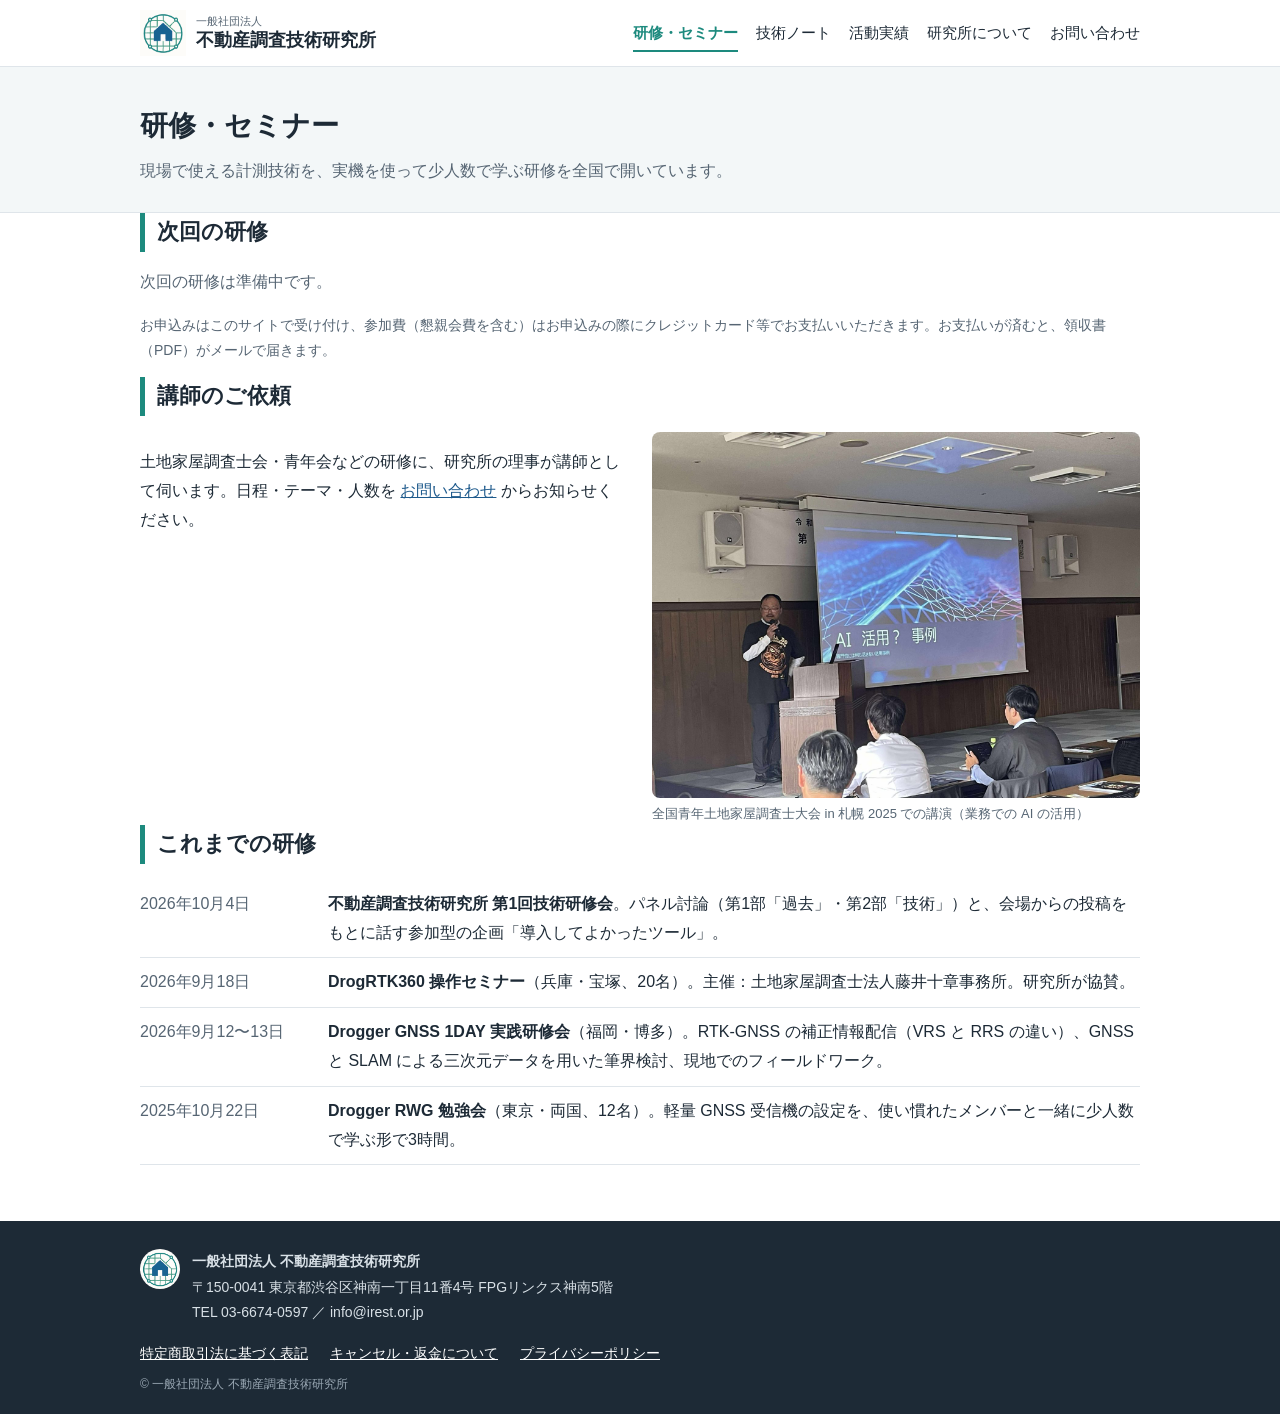
<file: seminars.html>
<!doctype html>
<html lang="ja"><head><meta charset="utf-8">
<meta name="viewport" content="width=device-width,initial-scale=1">
<title>研修・セミナー | 一般社団法人 不動産調査技術研究所</title>
<meta name="description" content="現場で使える計測技術を、実機を使って少人数で学ぶ研修を全国で開いています。">
<meta property="og:type" content="website">
<meta property="og:site_name" content="一般社団法人 不動産調査技術研究所">
<meta property="og:title" content="研修・セミナー">
<meta property="og:description" content="現場で使える計測技術を、実機を使って少人数で学ぶ研修を全国で開いています。">
<meta property="og:url" content="https://irest.or.jp/seminars.html">
<meta property="og:image" content="https://irest.or.jp/img/hero_uav.jpg">
<meta property="og:locale" content="ja_JP">
<link rel="icon" href="img/logo.gif">
<link rel="apple-touch-icon" href="img/logo.gif">
<link rel="stylesheet" href="style.css">
</head><body>

<header class="site"><div class="wrap">
<a class="brand" href="index.html"><img src="img/logo.gif" alt=""><span><small>一般社団法人</small>不動産調査技術研究所</span></a>
<nav><a href="seminars.html" aria-current="page">研修・セミナー</a><a href="notes.html">技術ノート</a><a href="results.html">活動実績</a><a href="about.html">研究所について</a><a href="contact.html">お問い合わせ</a></nav>
</div></header>
<main><div class="pagehead"><div class="wrap"><h1>研修・セミナー</h1><p>現場で使える計測技術を、実機を使って少人数で学ぶ研修を全国で開いています。</p></div></div>
<section class="wrap"><h2>次回の研修</h2><p class="empty">次回の研修は準備中です。</p>
<p class="hint">お申込みはこのサイトで受け付け、参加費（懇親会費を含む）はお申込みの際にクレジットカード等でお支払いいただきます。お支払いが済むと、領収書（PDF）がメールで届きます。</p></section>
<section class="wrap"><h2>講師のご依頼</h2>
<div class="side"><p>土地家屋調査士会・青年会などの研修に、研究所の理事が講師として伺います。日程・テーマ・人数を <a href="contact.html">お問い合わせ</a> からお知らせください。</p>
<figure><img src="img/talk_sapporo_ai.jpg" alt=""><figcaption>全国青年土地家屋調査士大会 in 札幌 2025 での講演（業務での AI の活用）</figcaption></figure></div></section>
<section class="wrap"><h2>これまでの研修</h2><ul class="dated"><li><time>2026年10月4日</time><span><strong>不動産調査技術研究所 第1回技術研修会</strong>。パネル討論（第1部「過去」・第2部「技術」）と、会場からの投稿をもとに話す参加型の企画「導入してよかったツール」。</span></li><li><time>2026年9月18日</time><span><strong>DrogRTK360 操作セミナー</strong>（兵庫・宝塚、20名）。主催：土地家屋調査士法人藤井十章事務所。研究所が協賛。</span></li><li><time>2026年9月12〜13日</time><span><strong>Drogger GNSS 1DAY 実践研修会</strong>（福岡・博多）。RTK-GNSS の補正情報配信（VRS と RRS の違い）、GNSS と SLAM による三次元データを用いた筆界検討、現地でのフィールドワーク。</span></li><li><time>2025年10月22日</time><span><strong>Drogger RWG 勉強会</strong>（東京・両国、12名）。軽量 GNSS 受信機の設定を、使い慣れたメンバーと一緒に少人数で学ぶ形で3時間。</span></li></ul></section>
</main>
<footer class="site"><div class="wrap">
<div class="fbrand"><img src="img/logo.gif" alt=""><div><strong>一般社団法人 不動産調査技術研究所</strong><br>
〒150-0041 東京都渋谷区神南一丁目11番4号 FPGリンクス神南5階<br>TEL 03-6674-0597 ／ info@irest.or.jp</div></div>
<nav><a href="tokushoho.html">特定商取引法に基づく表記</a><a href="tokushoho.html#cancel">キャンセル・返金について</a><a href="privacy.html">プライバシーポリシー</a></nav>
<p class="copy">© 一般社団法人 不動産調査技術研究所</p>
</div></footer>
</body></html>
</file>
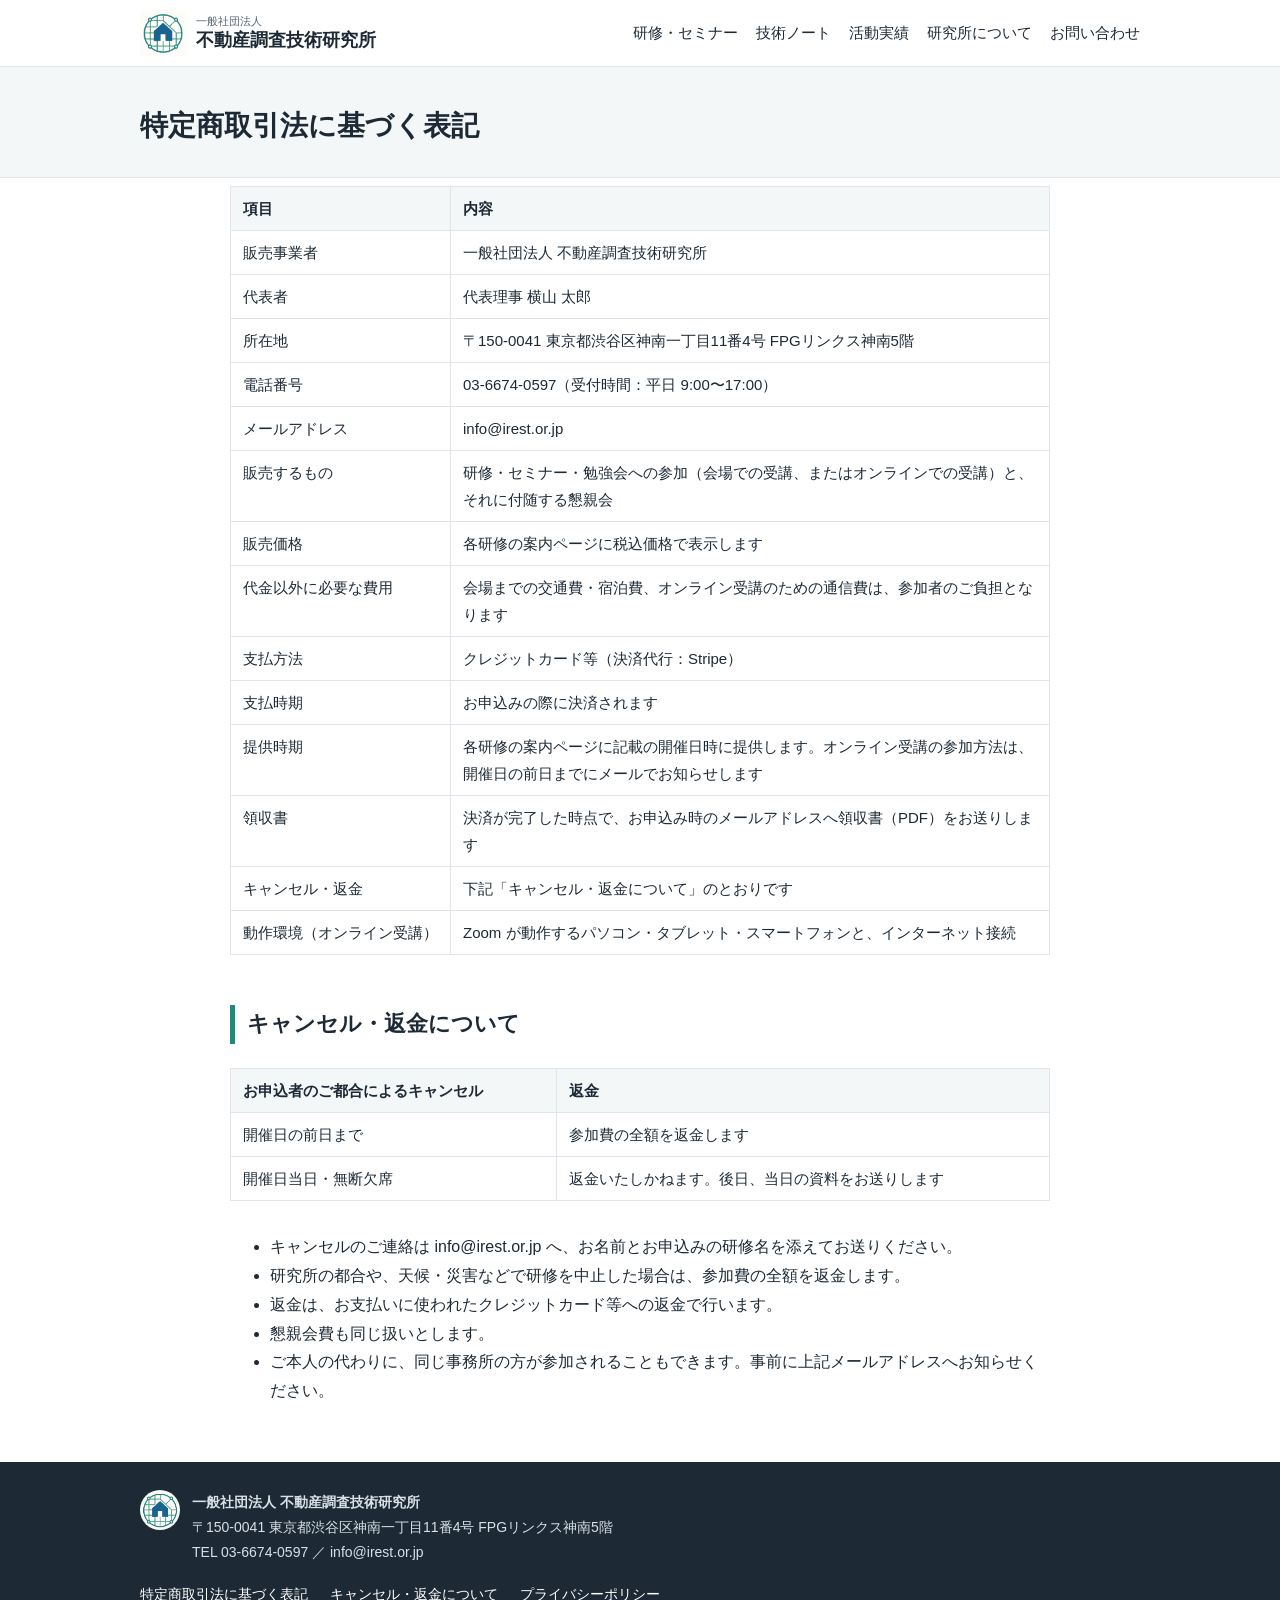
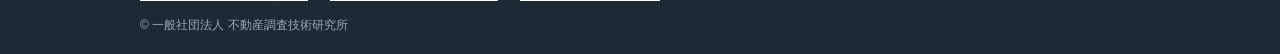
<file: tokushoho.html>
<!doctype html>
<html lang="ja"><head><meta charset="utf-8">
<meta name="viewport" content="width=device-width,initial-scale=1">
<title>特定商取引法に基づく表記 | 一般社団法人 不動産調査技術研究所</title>
<meta name="description" content="土地家屋調査士による研究・研修の団体です。ドローン・レーザースキャナ・GNSS などの新しい技術を、現場で使えるところまで研究し、研修で伝えています。">
<meta property="og:type" content="website">
<meta property="og:site_name" content="一般社団法人 不動産調査技術研究所">
<meta property="og:title" content="特定商取引法に基づく表記">
<meta property="og:description" content="土地家屋調査士による研究・研修の団体です。ドローン・レーザースキャナ・GNSS などの新しい技術を、現場で使えるところまで研究し、研修で伝えています。">
<meta property="og:url" content="https://irest.or.jp/tokushoho.html">
<meta property="og:image" content="https://irest.or.jp/img/hero_uav.jpg">
<meta property="og:locale" content="ja_JP">
<link rel="icon" href="img/logo.gif">
<link rel="apple-touch-icon" href="img/logo.gif">
<link rel="stylesheet" href="style.css">
</head><body>

<header class="site"><div class="wrap">
<a class="brand" href="index.html"><img src="img/logo.gif" alt=""><span><small>一般社団法人</small>不動産調査技術研究所</span></a>
<nav><a href="seminars.html">研修・セミナー</a><a href="notes.html">技術ノート</a><a href="results.html">活動実績</a><a href="about.html">研究所について</a><a href="contact.html">お問い合わせ</a></nav>
</div></header>
<main><div class="pagehead"><div class="wrap"><h1>特定商取引法に基づく表記</h1></div></div><article class="wrap prose"><div class="tbl"><table><thead><tr><th>項目</th><th>内容</th></tr></thead><tbody><tr><td>販売事業者</td><td>一般社団法人 不動産調査技術研究所</td></tr><tr><td>代表者</td><td>代表理事 横山 太郎</td></tr><tr><td>所在地</td><td>〒150-0041 東京都渋谷区神南一丁目11番4号 FPGリンクス神南5階</td></tr><tr><td>電話番号</td><td>03-6674-0597（受付時間：平日 9:00〜17:00）</td></tr><tr><td>メールアドレス</td><td>info@irest.or.jp</td></tr><tr><td>販売するもの</td><td>研修・セミナー・勉強会への参加（会場での受講、またはオンラインでの受講）と、それに付随する懇親会</td></tr><tr><td>販売価格</td><td>各研修の案内ページに税込価格で表示します</td></tr><tr><td>代金以外に必要な費用</td><td>会場までの交通費・宿泊費、オンライン受講のための通信費は、参加者のご負担となります</td></tr><tr><td>支払方法</td><td>クレジットカード等（決済代行：Stripe）</td></tr><tr><td>支払時期</td><td>お申込みの際に決済されます</td></tr><tr><td>提供時期</td><td>各研修の案内ページに記載の開催日時に提供します。オンライン受講の参加方法は、開催日の前日までにメールでお知らせします</td></tr><tr><td>領収書</td><td>決済が完了した時点で、お申込み時のメールアドレスへ領収書（PDF）をお送りします</td></tr><tr><td>キャンセル・返金</td><td>下記「キャンセル・返金について」のとおりです</td></tr><tr><td>動作環境（オンライン受講）</td><td>Zoom が動作するパソコン・タブレット・スマートフォンと、インターネット接続</td></tr></tbody></table></div>
<h2 id="cancel">キャンセル・返金について</h2>
<p></p>
<div class="tbl"><table><thead><tr><th>お申込者のご都合によるキャンセル</th><th>返金</th></tr></thead><tbody><tr><td>開催日の前日まで</td><td>参加費の全額を返金します</td></tr><tr><td>開催日当日・無断欠席</td><td>返金いたしかねます。後日、当日の資料をお送りします</td></tr></tbody></table></div>
<ul><li>キャンセルのご連絡は info@irest.or.jp へ、お名前とお申込みの研修名を添えてお送りください。</li><li>研究所の都合や、天候・災害などで研修を中止した場合は、参加費の全額を返金します。</li><li>返金は、お支払いに使われたクレジットカード等への返金で行います。</li><li>懇親会費も同じ扱いとします。</li><li>ご本人の代わりに、同じ事務所の方が参加されることもできます。事前に上記メールアドレスへお知らせください。</li></ul></article></main>
<footer class="site"><div class="wrap">
<div class="fbrand"><img src="img/logo.gif" alt=""><div><strong>一般社団法人 不動産調査技術研究所</strong><br>
〒150-0041 東京都渋谷区神南一丁目11番4号 FPGリンクス神南5階<br>TEL 03-6674-0597 ／ info@irest.or.jp</div></div>
<nav><a href="tokushoho.html">特定商取引法に基づく表記</a><a href="tokushoho.html#cancel">キャンセル・返金について</a><a href="privacy.html">プライバシーポリシー</a></nav>
<p class="copy">© 一般社団法人 不動産調査技術研究所</p>
</div></footer>
</body></html>
</file>
<file: style.css>
/* 試作サイトの見た目。tools/build_site.py が site/style.css へ写す。色はロゴの緑と紺から取った。 */
:root {
  --ink: #1d2a36; --sub: #566573; --line: #dfe5ea; --bg: #ffffff; --soft: #f3f7f8;
  --teal: #1d8a7e; --navy: #1e5a8c; --todo: #fff2a8; --todo-ink: #6b5200;
}
* { box-sizing: border-box; }
html { -webkit-text-size-adjust: 100%; }
body { margin: 0; background: var(--bg); color: var(--ink);
  font: 16px/1.8 "Hiragino Sans", "Hiragino Kaku Gothic ProN", "Noto Sans JP", "Yu Gothic", sans-serif; }
a { color: var(--navy); }
img { max-width: 100%; }
.wrap { max-width: 1040px; margin: 0 auto; padding: 0 20px; }
main > section, main > article { padding-top: 40px; padding-bottom: 8px; }
h2 { font-size: 1.35rem; margin: 0 0 16px; padding-left: 12px; border-left: 5px solid var(--teal); }
h3 { font-size: 1.08rem; margin: 24px 0 6px; }

.proto { background: var(--ink); color: #fff; font-size: 13px; text-align: center; padding: 6px 12px; }
mark.todo { background: var(--todo); color: var(--todo-ink); padding: 1px 6px; border-radius: 4px;
  font-size: .86em; font-weight: 600; white-space: normal; }

header.site { border-bottom: 1px solid var(--line); background: #fff; position: sticky; top: 0; z-index: 5; }
header.site .wrap { display: flex; align-items: center; justify-content: space-between; gap: 16px; padding-top: 10px; padding-bottom: 10px; flex-wrap: wrap; }
.brand { display: flex; align-items: center; gap: 10px; text-decoration: none; color: var(--ink); font-weight: 700; font-size: 18px; line-height: 1.25; }
.brand img { width: 46px; height: 46px; }
.brand small { display: block; font-size: 11px; font-weight: 500; color: var(--sub); }
header.site nav { display: flex; flex-wrap: wrap; gap: 4px 18px; font-size: 15px; }
header.site nav a { color: var(--ink); text-decoration: none; padding: 4px 0; border-bottom: 2px solid transparent; }
header.site nav a[aria-current] { border-color: var(--teal); color: var(--teal); font-weight: 600; }

.pagehead { background: var(--soft); border-bottom: 1px solid var(--line); padding: 34px 0 26px; }
.pagehead h1 { margin: 0; font-size: 1.75rem; }
.pagehead p { margin: 6px 0 0; color: var(--sub); }

.hero { background: linear-gradient(135deg, #e9f4f2 0%, #e8f0f7 100%); padding: 56px 0 48px; }
.hero .wrap { display: grid; grid-template-columns: 1.2fr 1fr; gap: 36px; align-items: center; }
.hero h1 { font-size: 2.3rem; line-height: 1.35; margin: 4px 0 14px; }
.hero .kicker { color: var(--teal); font-weight: 700; margin: 0; }
.photo { aspect-ratio: 4/3; border: 2px dashed #9fb3bf; border-radius: 12px; display: grid; place-items: center;
  text-align: center; color: var(--sub); background: rgba(255,255,255,.6); padding: 16px; }

.btn { display: inline-block; background: var(--teal); color: #fff; text-decoration: none; font-weight: 700;
  padding: 10px 22px; border-radius: 8px; margin-top: 6px; }
.btn:hover { background: #166f66; }

.event { border: 1px solid var(--line); border-left: 6px solid var(--teal); border-radius: 10px; padding: 18px 22px; background: #fff; margin-bottom: 16px; }
.event h3 { margin: 4px 0 10px; font-size: 1.25rem; }
.event dl { display: grid; grid-template-columns: 4.5em 1fr; gap: 2px 12px; margin: 0 0 10px; }
.event dt { color: var(--sub); }
.event dd { margin: 0; }
.sample { display: inline-block; font-size: 12px; font-weight: 700; color: #8a1c1c; background: #fde8e8; border-radius: 4px; padding: 1px 8px; }
.empty { color: var(--sub); }
.hint { color: var(--sub); font-size: 14px; }

ul.dated { list-style: none; padding: 0; margin: 0 0 12px; }
ul.dated li { display: grid; grid-template-columns: 11em 1fr; gap: 12px; padding: 10px 0; border-bottom: 1px solid var(--line); }
ul.dated li.empty { display: block; }
ul.dated time { color: var(--sub); }

.band { background: var(--soft); margin-top: 40px; padding: 40px 0 24px !important; }
.reasons { display: grid; grid-template-columns: repeat(3, 1fr); gap: 18px; }
.reasons > div { background: #fff; border-radius: 10px; padding: 18px 20px; border: 1px solid var(--line); }
.reasons b { color: var(--teal); font-size: 1.6rem; }
.reasons h3 { margin-top: 2px; }
.reasons p { margin: 0; font-size: 15px; }

.prose { max-width: 860px; }
.prose h2 { margin-top: 34px; }
.tbl { overflow-x: auto; }
table { border-collapse: collapse; width: 100%; margin: 8px 0 16px; font-size: 15px; }
th, td { border: 1px solid var(--line); padding: 8px 12px; text-align: left; vertical-align: top; }
th { background: var(--soft); font-weight: 600; }
.prose td:first-child { white-space: nowrap; }
@media (max-width: 760px) { .prose td:first-child { white-space: normal; } }

.two { display: grid; grid-template-columns: 1fr 1fr; gap: 32px; align-items: start; }
.prog { padding-left: 1.4em; }
form.apply { border: 1px solid var(--line); border-radius: 12px; padding: 20px 22px; background: var(--soft); }
form.apply label { display: block; font-size: 14px; margin-bottom: 10px; }
form.apply input:not([type=checkbox]) { display: block; width: 100%; font: inherit; padding: 8px 10px; border: 1px solid #c6d0d8; border-radius: 6px; background: #fff; }
form.apply fieldset { border: 1px solid var(--line); border-radius: 8px; margin: 4px 0 12px; background: #fff; }
form.apply .chk { display: flex; gap: 8px; align-items: flex-start; }
form.apply button { width: 100%; font: inherit; font-weight: 700; padding: 12px; border: 0; border-radius: 8px; background: #9db4b1; color: #fff; margin-top: 6px; }

footer.site { margin-top: 56px; background: var(--ink); color: #d8e0e6; font-size: 14px; padding: 28px 0 18px; }
footer.site a { color: #fff; }
.fbrand { display: flex; gap: 12px; align-items: flex-start; }
.fbrand img { width: 40px; height: 40px; background: #fff; border-radius: 50%; }
footer.site nav { display: flex; flex-wrap: wrap; gap: 6px 22px; margin: 16px 0 8px; }
.copy { margin: 8px 0 0; color: #9aa8b4; font-size: 12px; }

@media (max-width: 760px) {
  .wrap { padding: 0 16px; }
  .hero .wrap, .two, .reasons { grid-template-columns: 1fr; }
  .hero h1 { font-size: 1.8rem; }
  ul.dated li { grid-template-columns: 1fr; gap: 0; }
  header.site nav { font-size: 14px; gap: 2px 14px; }
}

/* 写真 */
.heroimg { width: 100%; aspect-ratio: 4/3; object-fit: cover; border-radius: 12px; box-shadow: 0 8px 24px rgba(29,42,54,.15); }
.reasons img { width: 100%; aspect-ratio: 16/10; object-fit: cover; border-radius: 6px; margin-bottom: 10px; }
.side { display: grid; grid-template-columns: 1fr 1fr; gap: 24px; align-items: start; }
figure { margin: 0; }
figure img { width: 100%; border-radius: 8px; display: block; }
figcaption { font-size: 13px; color: var(--sub); margin-top: 6px; line-height: 1.6; }
.gallery { display: grid; grid-template-columns: repeat(3, 1fr); gap: 18px; }
.gallery img { aspect-ratio: 4/3; object-fit: cover; }
@media (max-width: 760px) { .side, .gallery { grid-template-columns: 1fr; } }
</file>
